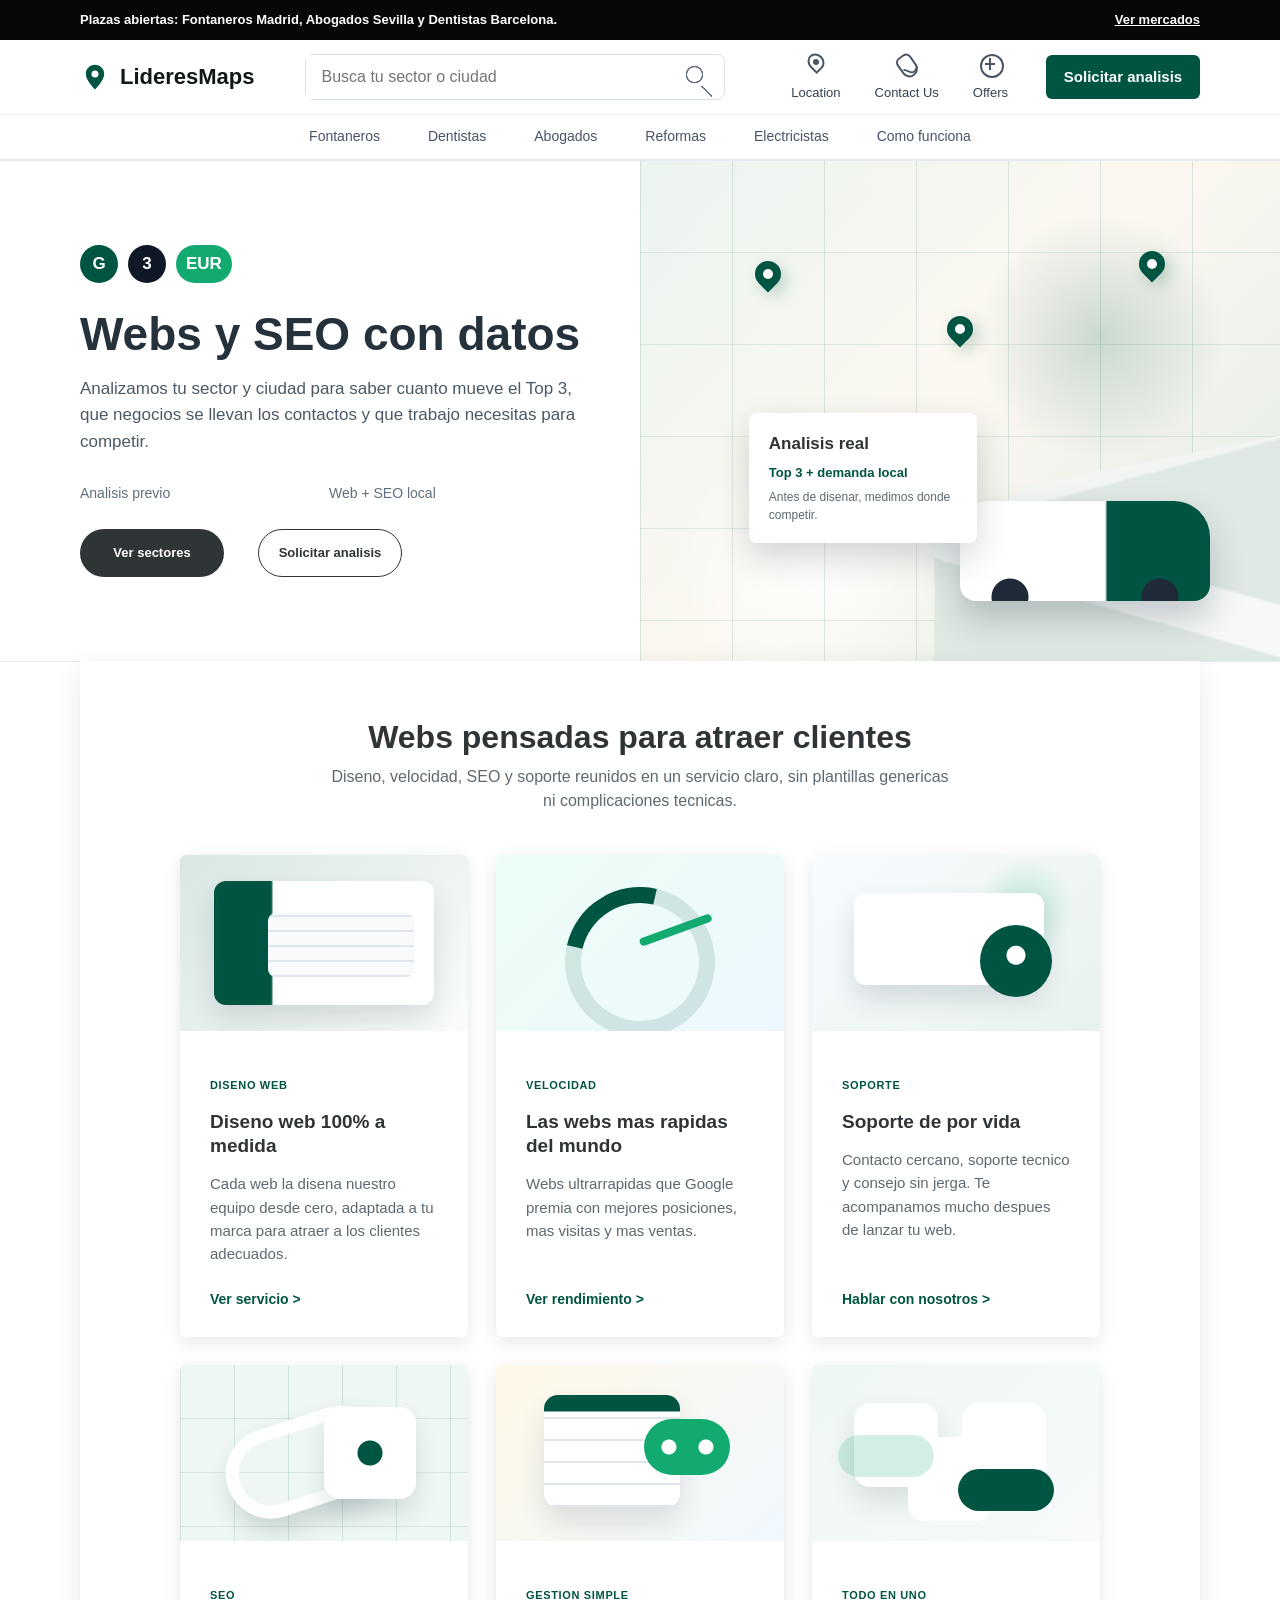
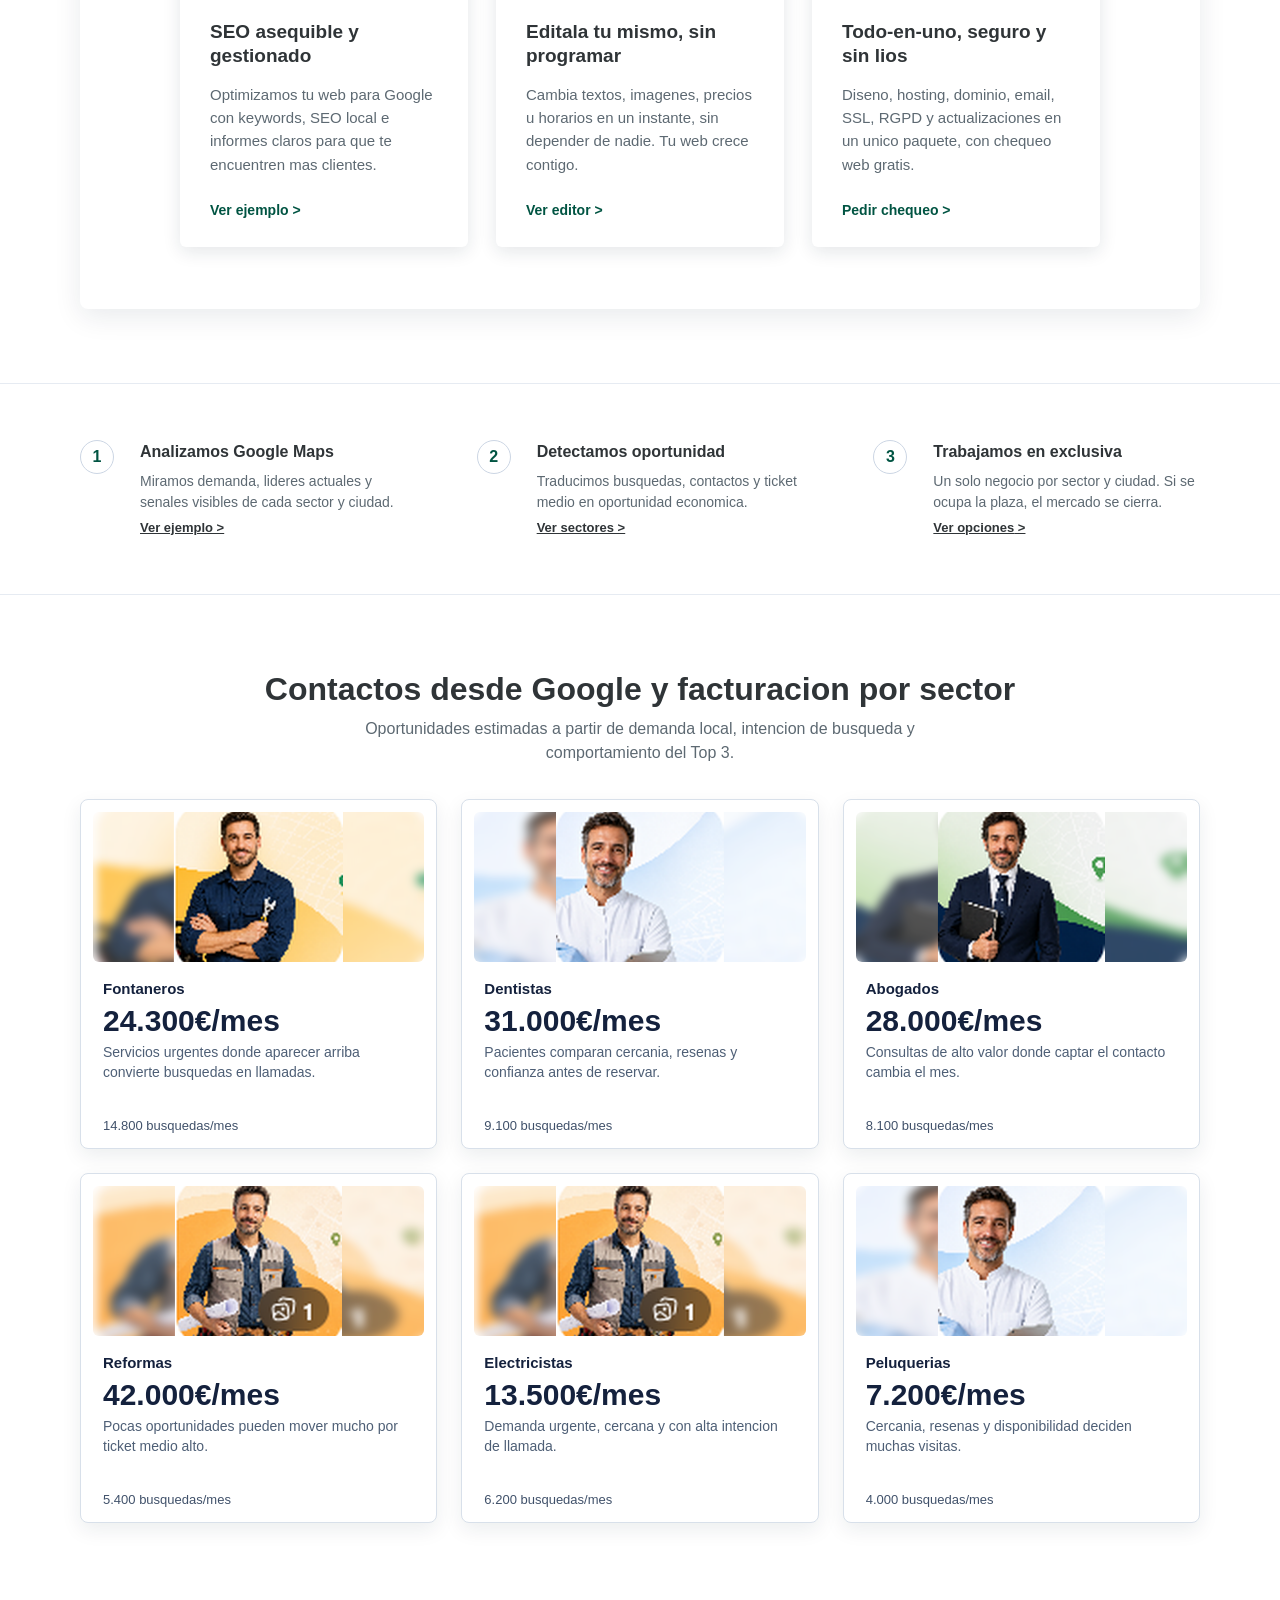
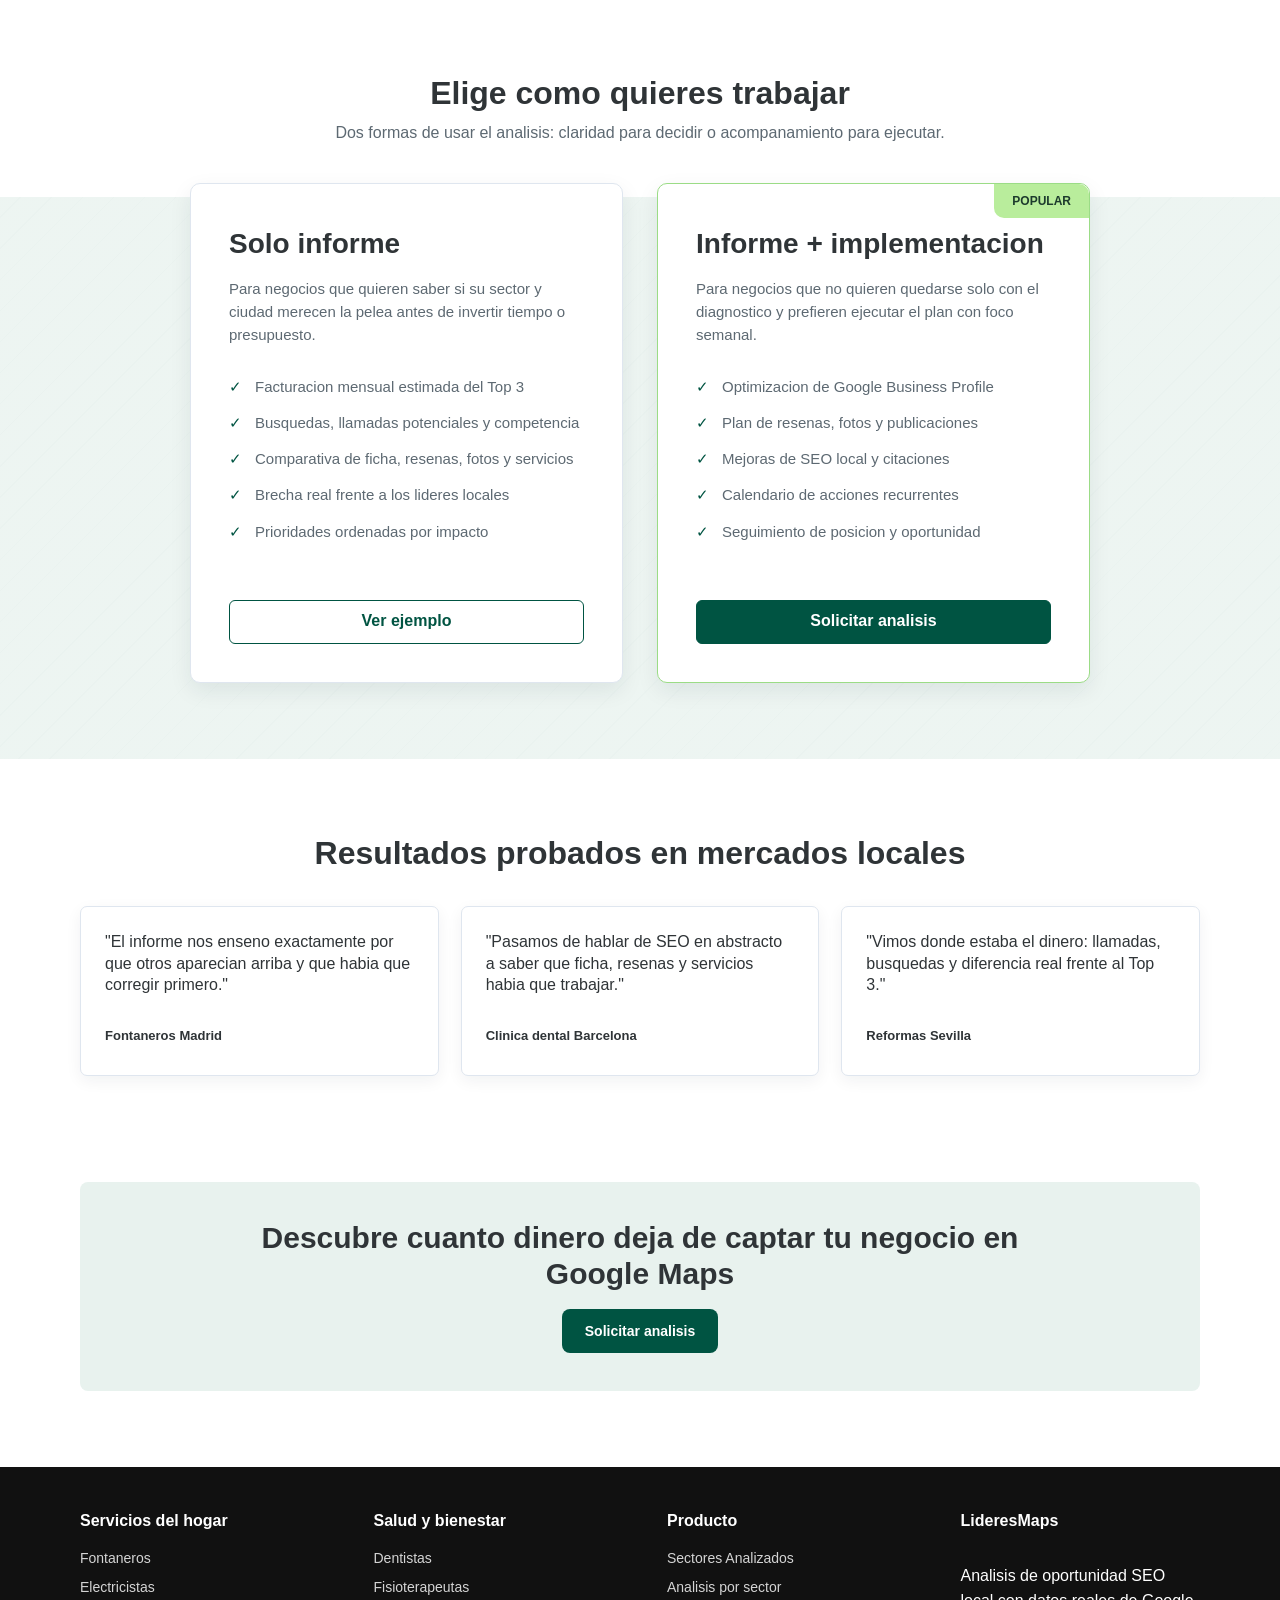
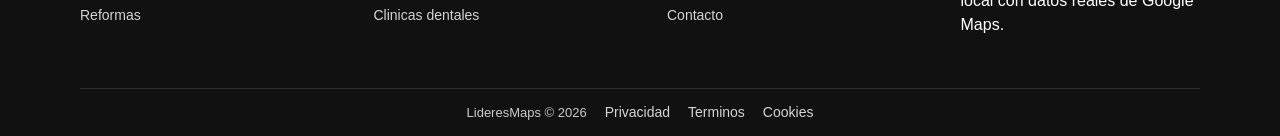
<file: index.html>
<!DOCTYPE html>
<html lang="es">
<head>
  <meta charset="UTF-8">
  <meta name="viewport" content="width=device-width, initial-scale=1.0">
  <meta http-equiv="Cache-Control" content="no-cache, no-store, must-revalidate">
  <meta http-equiv="Pragma" content="no-cache">
  <meta http-equiv="Expires" content="0">
  <title>LideresMaps - Oportunidades en Google Maps</title>
  <meta name="description" content="Analizamos sectores y ciudades en Google Maps para detectar oportunidades reales de SEO local.">
  <link rel="stylesheet" href="styles.css?v=10">
  <link rel="stylesheet" href="home.css?v=48">
</head>
<body>
  <header class="scotia-header">
    <div class="scotia-promo">
      <div class="scotia-shell">
        <span>Plazas abiertas: Fontaneros Madrid, Abogados Sevilla y Dentistas Barcelona.</span>
        <a href="informes-disponibles.html?v=2">Ver mercados</a>
      </div>
    </div>

    <div class="scotia-mainbar">
      <div class="scotia-shell scotia-mainbar__inner">
        <a class="brand" href="index.html" aria-label="LideresMaps inicio">
          <span class="brand__pin" aria-hidden="true">
            <svg viewBox="0 0 24 24">
              <path d="M12 2.2c-4.05 0-7.35 3.3-7.35 7.35 0 5.5 7.35 12.25 7.35 12.25s7.35-6.75 7.35-12.25c0-4.05-3.3-7.35-7.35-7.35Z"></path>
              <circle cx="12" cy="9.55" r="2.8"></circle>
            </svg>
          </span>
          <span>LideresMaps</span>
        </a>

        <form class="scotia-search" action="informes-disponibles.html">
          <label class="sr-only" for="home-search">Busca tu sector o ciudad</label>
          <input id="home-search" type="search" placeholder="Busca tu sector o ciudad">
          <button type="submit" aria-label="Buscar"></button>
        </form>

        <div class="scotia-actions" aria-label="Accesos rapidos">
          <a href="informes-disponibles.html?v=2"><span class="scotia-action-icon scotia-action-icon--location" aria-hidden="true"></span>Location</a>
          <a href="#contacto"><span class="scotia-action-icon scotia-action-icon--contact" aria-hidden="true"></span>Contact Us</a>
          <a href="fontaneros-madrid.html?v=2"><span class="scotia-action-icon scotia-action-icon--offers" aria-hidden="true"></span>Offers</a>
        </div>

        <a class="scotia-login" href="#contacto">Solicitar analisis</a>
      </div>
    </div>

    <nav class="scotia-cats" aria-label="Categorias principales">
      <div class="scotia-shell">
        <a href="fontaneros.html?v=1">Fontaneros</a>
        <a href="informes-disponibles.html?v=2">Dentistas</a>
        <a href="informes-disponibles.html?v=2">Abogados</a>
        <a href="informes-disponibles.html?v=2">Reformas</a>
        <a href="informes-disponibles.html?v=2">Electricistas</a>
        <a href="#como-funciona">Como funciona</a>
      </div>
    </nav>
  </header>

  <main class="home-scotia">
    <section class="scotia-hero">
      <div class="scotia-hero__copy">
        <div class="hero-icons" aria-hidden="true">
          <span>G</span>
          <span>3</span>
          <span>EUR</span>
        </div>
        <h1>Webs y SEO con datos</h1>
        <p>Analizamos tu sector y ciudad para saber cuanto mueve el Top 3, que negocios se llevan los contactos y que trabajo necesitas para competir.</p>
        <div class="hero-questions">
          <span>Analisis previo</span>
          <span>Web + SEO local</span>
        </div>
        <div class="hero-ctas">
          <a class="hero-ctas__primary" href="informes-disponibles.html?v=2">Ver sectores</a>
          <a class="hero-ctas__secondary" href="#contacto">Solicitar analisis</a>
        </div>
      </div>
      <div class="scotia-hero__image" aria-hidden="true">
        <div class="hero-map-scene">
          <span class="hero-map-scene__pin hero-map-scene__pin--one"></span>
          <span class="hero-map-scene__pin hero-map-scene__pin--two"></span>
          <span class="hero-map-scene__pin hero-map-scene__pin--three"></span>
          <span class="hero-map-scene__card">
            <b>Analisis real</b>
            <em>Top 3 + demanda local</em>
            <small>Antes de disenar, medimos donde competir.</small>
          </span>
          <span class="hero-map-scene__van"></span>
        </div>
      </div>
    </section>

    <section class="featured-panel">
      <div class="featured-panel__head">
        <h2>Webs pensadas para atraer clientes</h2>
        <p>Diseno, velocidad, SEO y soporte reunidos en un servicio claro, sin plantillas genericas ni complicaciones tecnicas.</p>
      </div>

      <div class="feature-grid" id="mercados">
        <article class="feature-card feature-card--design">
          <span class="feature-card__visual" aria-hidden="true"></span>
          <div>
            <span>DISENO WEB</span>
            <h3>Diseno web 100% a medida</h3>
            <p>Cada web la disena nuestro equipo desde cero, adaptada a tu marca para atraer a los clientes adecuados.</p>
            <a href="#contacto">Ver servicio</a>
          </div>
        </article>
        <article class="feature-card feature-card--speed">
          <span class="feature-card__visual" aria-hidden="true"></span>
          <div>
            <span>VELOCIDAD</span>
            <h3>Las webs mas rapidas del mundo</h3>
            <p>Webs ultrarrapidas que Google premia con mejores posiciones, mas visitas y mas ventas.</p>
            <a href="#contacto">Ver rendimiento</a>
          </div>
        </article>
        <article class="feature-card feature-card--support">
          <span class="feature-card__visual" aria-hidden="true"></span>
          <div>
            <span>SOPORTE</span>
            <h3>Soporte de por vida</h3>
            <p>Contacto cercano, soporte tecnico y consejo sin jerga. Te acompanamos mucho despues de lanzar tu web.</p>
            <a href="#contacto">Hablar con nosotros</a>
          </div>
        </article>
        <article class="feature-card feature-card--seo">
          <span class="feature-card__visual" aria-hidden="true"></span>
          <div>
            <span>SEO</span>
            <h3>SEO asequible y gestionado</h3>
            <p>Optimizamos tu web para Google con keywords, SEO local e informes claros para que te encuentren mas clientes.</p>
            <a href="fontaneros-madrid.html?v=2">Ver ejemplo</a>
          </div>
        </article>
        <article class="feature-card feature-card--edit">
          <span class="feature-card__visual" aria-hidden="true"></span>
          <div>
            <span>GESTION SIMPLE</span>
            <h3>Editala tu mismo, sin programar</h3>
            <p>Cambia textos, imagenes, precios u horarios en un instante, sin depender de nadie. Tu web crece contigo.</p>
            <a href="#contacto">Ver editor</a>
          </div>
        </article>
        <article class="feature-card feature-card--pack">
          <span class="feature-card__visual" aria-hidden="true"></span>
          <div>
            <span>TODO EN UNO</span>
            <h3>Todo-en-uno, seguro y sin lios</h3>
            <p>Diseno, hosting, dominio, email, SSL, RGPD y actualizaciones en un unico paquete, con chequeo web gratis.</p>
            <a href="#contacto">Pedir chequeo</a>
          </div>
        </article>
      </div>
    </section>

    <section class="support-strip" id="como-funciona">
      <div class="scotia-shell support-grid">
        <article>
          <span aria-hidden="true">1</span>
          <h2>Analizamos Google Maps</h2>
          <p>Miramos demanda, lideres actuales y senales visibles de cada sector y ciudad.</p>
          <a href="fontaneros-madrid.html?v=2">Ver ejemplo</a>
        </article>
        <article>
          <span aria-hidden="true">2</span>
          <h2>Detectamos oportunidad</h2>
          <p>Traducimos busquedas, contactos y ticket medio en oportunidad economica.</p>
          <a href="#sectores-locales">Ver sectores</a>
        </article>
        <article>
          <span aria-hidden="true">3</span>
          <h2>Trabajamos en exclusiva</h2>
          <p>Un solo negocio por sector y ciudad. Si se ocupa la plaza, el mercado se cierra.</p>
          <a href="#planes">Ver opciones</a>
        </article>
      </div>
    </section>

    <section class="sector-reports-section" id="sectores-locales">
      <div class="scotia-shell">
        <div class="sector-reports-section__head">
          <h2>Contactos desde Google y facturacion por sector</h2>
          <p>Oportunidades estimadas a partir de demanda local, intencion de busqueda y comportamiento del Top 3.</p>
        </div>
        <div class="sector-report-grid">
          <a class="sector-report-card sector-report-card--fontaneros" href="fontaneros.html?v=1">
            <span class="sector-report-card__visual" aria-hidden="true"></span>
            <strong>Fontaneros</strong>
            <b>24.300&euro;/mes</b>
            <p>Servicios urgentes donde aparecer arriba convierte busquedas en llamadas.</p>
            <span>14.800 busquedas/mes</span>
          </a>
          <a class="sector-report-card sector-report-card--dentistas" href="informes-disponibles.html?v=2">
            <span class="sector-report-card__visual" aria-hidden="true"></span>
            <strong>Dentistas</strong>
            <b>31.000&euro;/mes</b>
            <p>Pacientes comparan cercania, resenas y confianza antes de reservar.</p>
            <span>9.100 busquedas/mes</span>
          </a>
          <a class="sector-report-card sector-report-card--abogados" href="informes-disponibles.html?v=2">
            <span class="sector-report-card__visual" aria-hidden="true"></span>
            <strong>Abogados</strong>
            <b>28.000&euro;/mes</b>
            <p>Consultas de alto valor donde captar el contacto cambia el mes.</p>
            <span>8.100 busquedas/mes</span>
          </a>
          <a class="sector-report-card sector-report-card--reformas" href="informes-disponibles.html?v=2">
            <span class="sector-report-card__visual" aria-hidden="true"></span>
            <strong>Reformas</strong>
            <b>42.000&euro;/mes</b>
            <p>Pocas oportunidades pueden mover mucho por ticket medio alto.</p>
            <span>5.400 busquedas/mes</span>
          </a>
          <a class="sector-report-card sector-report-card--electricistas" href="informes-disponibles.html?v=2">
            <span class="sector-report-card__visual" aria-hidden="true"></span>
            <strong>Electricistas</strong>
            <b>13.500&euro;/mes</b>
            <p>Demanda urgente, cercana y con alta intencion de llamada.</p>
            <span>6.200 busquedas/mes</span>
          </a>
          <a class="sector-report-card sector-report-card--peluquerias" href="informes-disponibles.html?v=2">
            <span class="sector-report-card__visual" aria-hidden="true"></span>
            <strong>Peluquerias</strong>
            <b>7.200&euro;/mes</b>
            <p>Cercania, resenas y disponibilidad deciden muchas visitas.</p>
            <span>4.000 busquedas/mes</span>
          </a>
        </div>
      </div>
    </section>

    <section class="plans-section" id="planes">
      <div class="scotia-shell">
        <h2>Elige como quieres trabajar</h2>
        <p class="section-subtitle">Dos formas de usar el analisis: claridad para decidir o acompanamiento para ejecutar.</p>
        <div class="plans-grid">
          <article>
            <h3>Solo informe</h3>
            <p>Para negocios que quieren saber si su sector y ciudad merecen la pelea antes de invertir tiempo o presupuesto.</p>
            <ul>
              <li>Facturacion mensual estimada del Top 3</li>
              <li>Busquedas, llamadas potenciales y competencia</li>
              <li>Comparativa de ficha, resenas, fotos y servicios</li>
              <li>Brecha real frente a los lideres locales</li>
              <li>Prioridades ordenadas por impacto</li>
            </ul>
            <a href="fontaneros-madrid.html?v=2">Ver ejemplo</a>
          </article>
          <article class="plan-featured">
            <span>POPULAR</span>
            <h3>Informe + implementacion</h3>
            <p>Para negocios que no quieren quedarse solo con el diagnostico y prefieren ejecutar el plan con foco semanal.</p>
            <ul>
              <li>Optimizacion de Google Business Profile</li>
              <li>Plan de resenas, fotos y publicaciones</li>
              <li>Mejoras de SEO local y citaciones</li>
              <li>Calendario de acciones recurrentes</li>
              <li>Seguimiento de posicion y oportunidad</li>
            </ul>
            <a href="#contacto">Solicitar analisis</a>
          </article>
        </div>
      </div>
    </section>

    <section class="results-section">
      <div class="scotia-shell">
        <h2>Resultados probados en mercados locales</h2>
        <div class="results-grid">
          <article><p>"El informe nos enseno exactamente por que otros aparecian arriba y que habia que corregir primero."</p><strong>Fontaneros Madrid</strong></article>
          <article><p>"Pasamos de hablar de SEO en abstracto a saber que ficha, resenas y servicios habia que trabajar."</p><strong>Clinica dental Barcelona</strong></article>
          <article><p>"Vimos donde estaba el dinero: llamadas, busquedas y diferencia real frente al Top 3."</p><strong>Reformas Sevilla</strong></article>
        </div>
      </div>
    </section>

    <section class="home-cta" id="contacto">
      <div class="scotia-shell">
        <div class="home-cta__inner">
          <h2>Descubre cuanto dinero deja de captar tu negocio en Google Maps</h2>
          <a class="btn btn--primary" href="mailto:hola@lideresmaps.com">Solicitar analisis</a>
        </div>
      </div>
    </section>
  </main>

  <footer class="site-footer">
    <div class="container footer__inner">
      <section><h2>Servicios del hogar</h2><a href="fontaneros.html?v=1">Fontaneros</a><a href="informes-disponibles.html?v=2">Electricistas</a><a href="informes-disponibles.html?v=2">Reformas</a></section>
      <section><h2>Salud y bienestar</h2><a href="informes-disponibles.html?v=2">Dentistas</a><a href="informes-disponibles.html?v=2">Fisioterapeutas</a><a href="informes-disponibles.html?v=2">Clinicas dentales</a></section>
      <section><h2>Producto</h2><a href="informes-disponibles.html?v=2">Sectores Analizados</a><a href="fontaneros.html?v=1">Analisis por sector</a><a href="#contacto">Contacto</a></section>
      <section><h2>LideresMaps</h2><p>Analisis de oportunidad SEO local con datos reales de Google Maps.</p></section>
    </div>
    <div class="container footer-bottom"><span>LideresMaps &copy; 2026</span><a href="#contacto">Privacidad</a><a href="#contacto">Terminos</a><a href="#contacto">Cookies</a></div>
  </footer>
</body>
</html>
</file>
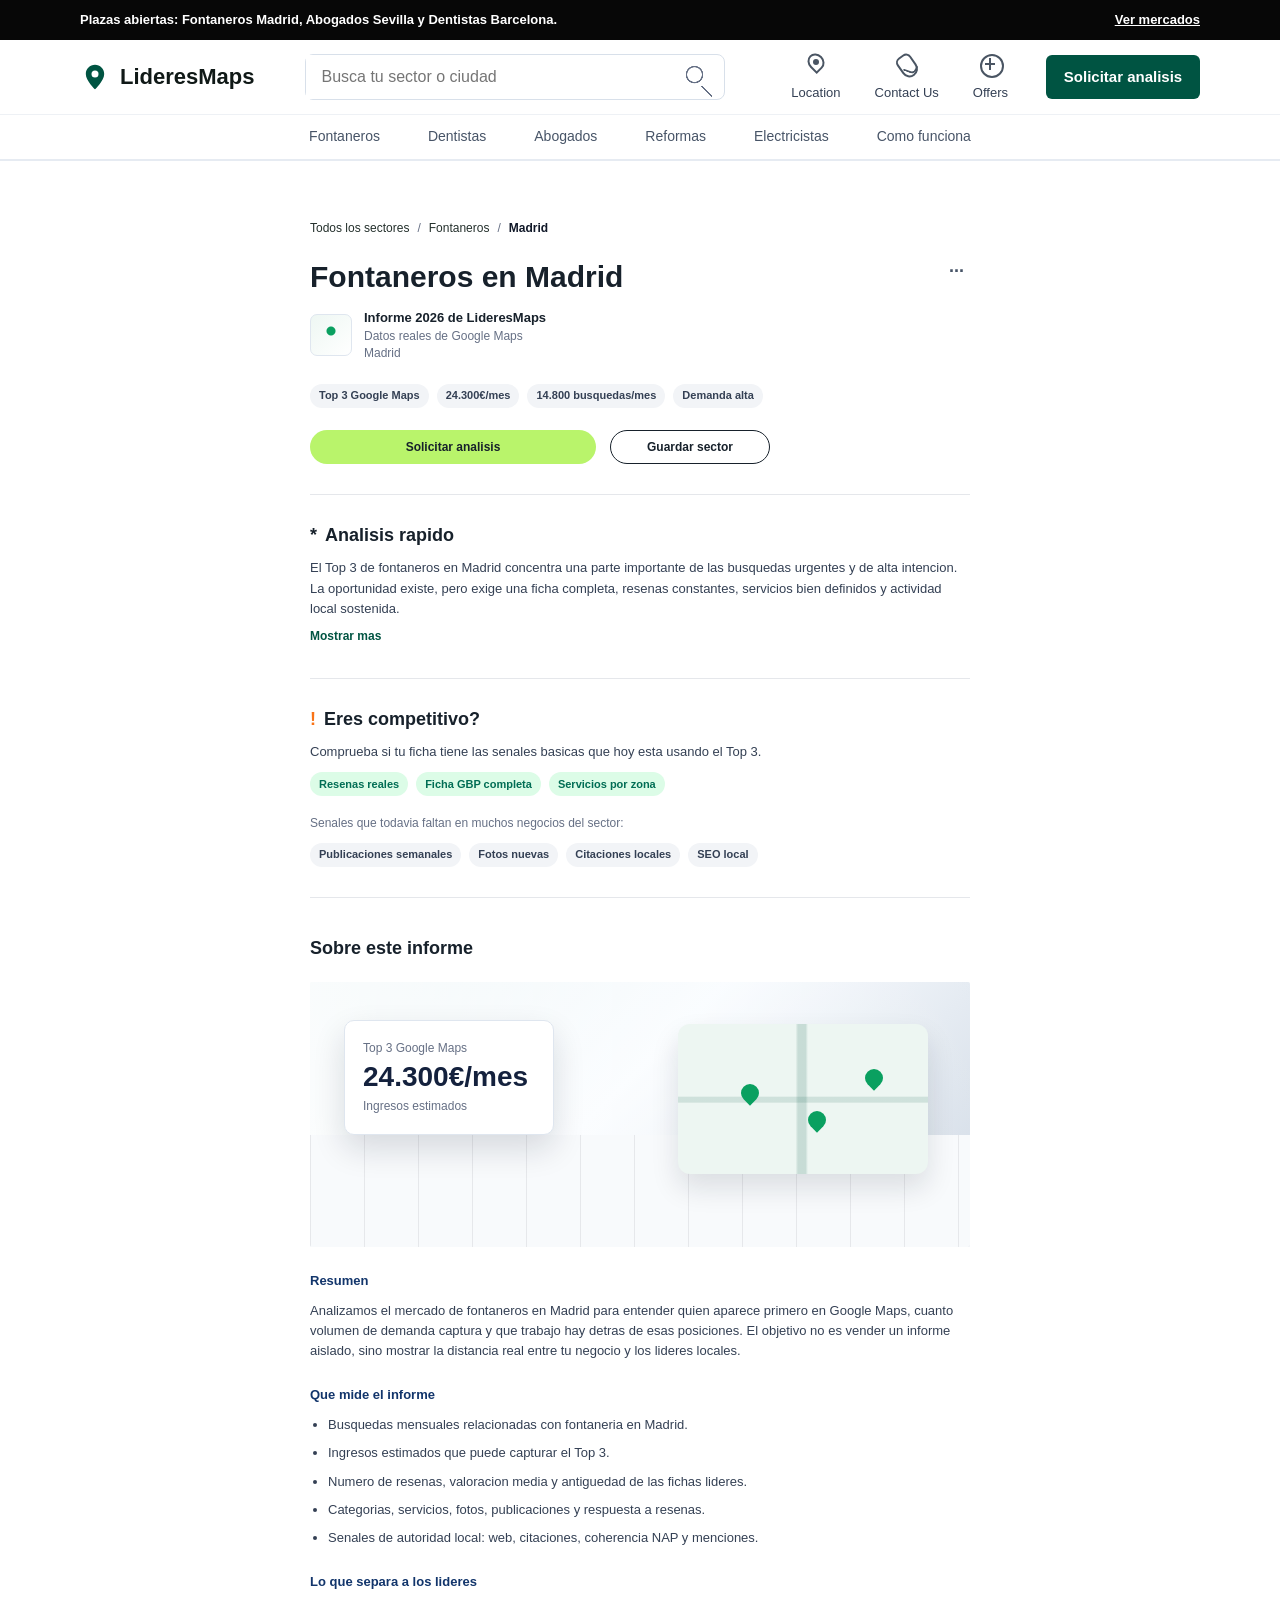
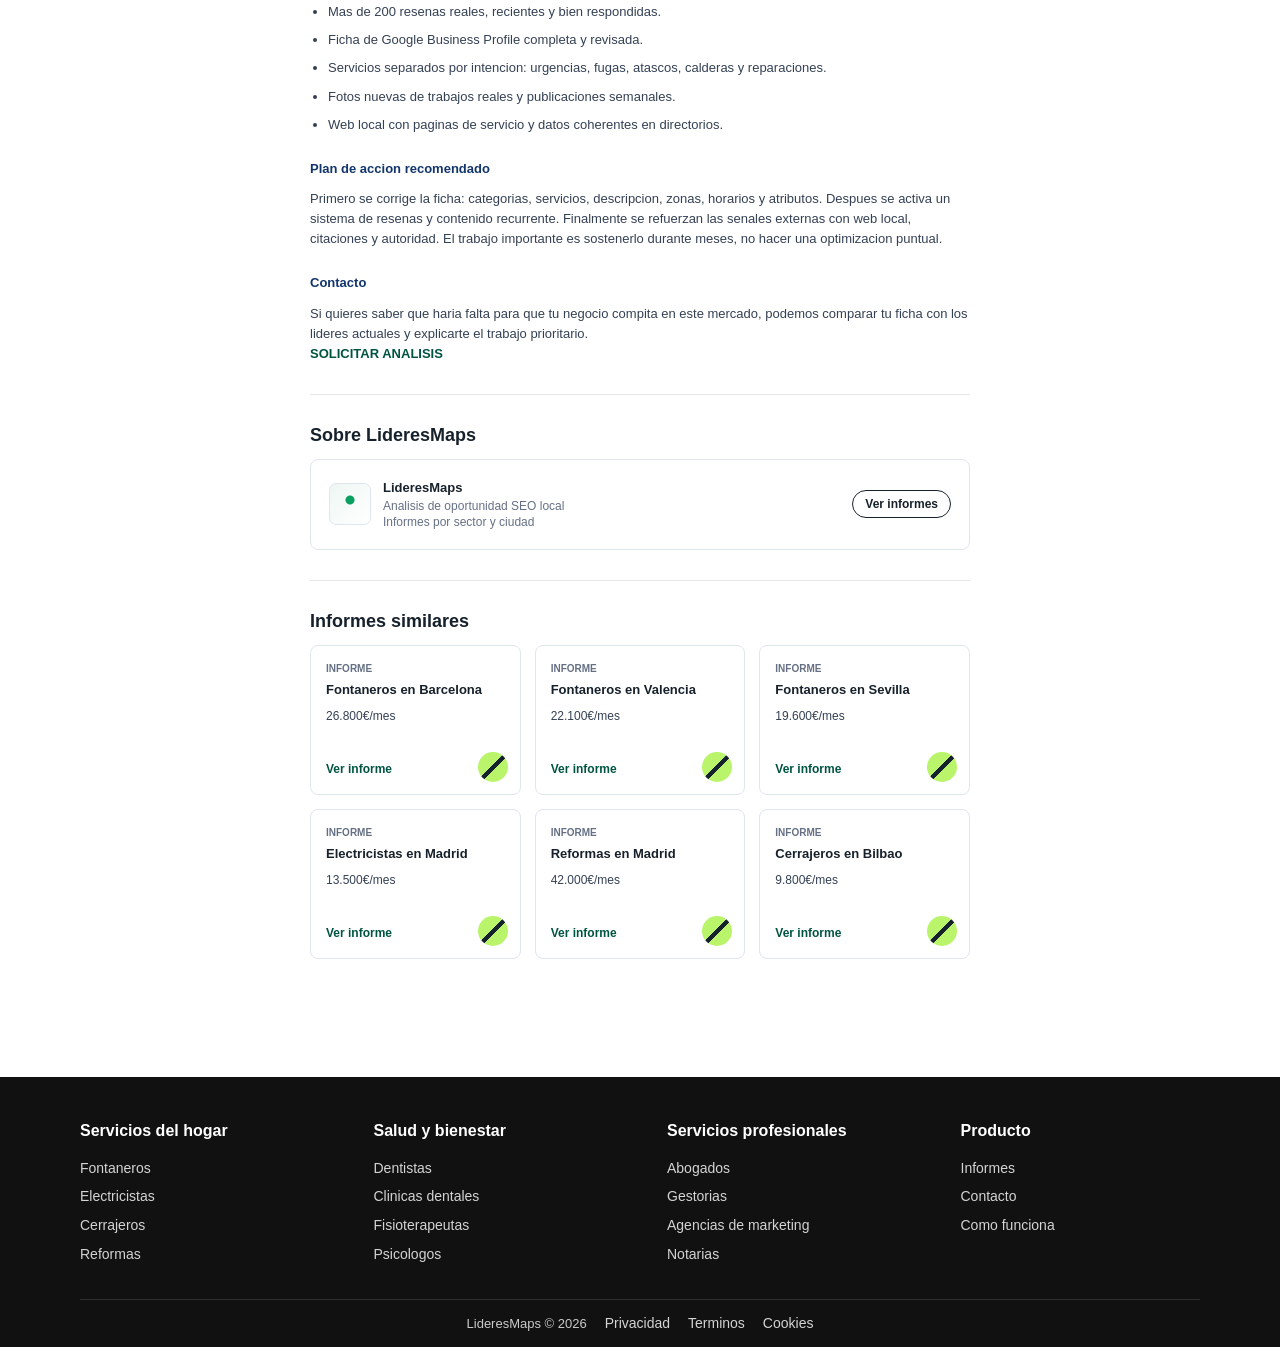
<file: fontaneros-madrid.html>
<!DOCTYPE html>
<html lang="es">
<head>
  <meta charset="UTF-8">
  <meta name="viewport" content="width=device-width, initial-scale=1.0">
  <meta http-equiv="Cache-Control" content="no-cache, no-store, must-revalidate">
  <meta http-equiv="Pragma" content="no-cache">
  <meta http-equiv="Expires" content="0">
  <title>Fontaneros en Madrid - Informe SEO local | LideresMaps</title>
  <meta name="description" content="Informe de oportunidad SEO local para fontaneros en Madrid.">
  <link rel="stylesheet" href="styles.css?v=10">
  <link rel="stylesheet" href="informe.css?v=2">
</head>
<body>
  <header class="scotia-header">
    <div class="scotia-promo">
      <div class="scotia-shell">
        <span>Plazas abiertas: Fontaneros Madrid, Abogados Sevilla y Dentistas Barcelona.</span>
        <a href="informes-disponibles.html?v=2">Ver mercados</a>
      </div>
    </div>

    <div class="scotia-mainbar">
      <div class="scotia-shell scotia-mainbar__inner">
        <a class="brand" href="index.html" aria-label="LideresMaps inicio">
          <span class="brand__pin" aria-hidden="true">
            <svg viewBox="0 0 24 24">
              <path d="M12 2.2c-4.05 0-7.35 3.3-7.35 7.35 0 5.5 7.35 12.25 7.35 12.25s7.35-6.75 7.35-12.25c0-4.05-3.3-7.35-7.35-7.35Z"></path>
              <circle cx="12" cy="9.55" r="2.8"></circle>
            </svg>
          </span>
          <span>LideresMaps</span>
        </a>

        <form class="scotia-search" action="informes-disponibles.html">
          <label class="sr-only" for="report-search">Busca tu sector o ciudad</label>
          <input id="report-search" type="search" placeholder="Busca tu sector o ciudad">
          <button type="submit" aria-label="Buscar"></button>
        </form>

        <div class="scotia-actions" aria-label="Accesos rapidos">
          <a href="informes-disponibles.html?v=2"><span class="scotia-action-icon scotia-action-icon--location" aria-hidden="true"></span>Location</a>
          <a href="index.html#contacto"><span class="scotia-action-icon scotia-action-icon--contact" aria-hidden="true"></span>Contact Us</a>
          <a href="fontaneros-madrid.html?v=2"><span class="scotia-action-icon scotia-action-icon--offers" aria-hidden="true"></span>Offers</a>
        </div>

        <a class="scotia-login" href="index.html#contacto">Solicitar analisis</a>
      </div>
    </div>

    <nav class="scotia-cats" aria-label="Categorias principales">
      <div class="scotia-shell">
        <a href="fontaneros.html?v=1">Fontaneros</a>
        <a href="informes-disponibles.html?v=2">Dentistas</a>
        <a href="informes-disponibles.html?v=2">Abogados</a>
        <a href="informes-disponibles.html?v=2">Reformas</a>
        <a href="informes-disponibles.html?v=2">Electricistas</a>
        <a href="index.html#como-funciona">Como funciona</a>
      </div>
    </nav>
  </header>

  <main class="report-job-page">
    <article class="job-report">
      <nav class="job-breadcrumbs" aria-label="Migas de pan">
        <a href="informes-disponibles.html?v=2">Todos los sectores</a>
        <span>/</span>
        <a href="fontaneros.html?v=1">Fontaneros</a>
        <span>/</span>
        <strong>Madrid</strong>
      </nav>

      <section class="job-hero">
        <button class="job-menu" type="button" aria-label="Mas opciones">...</button>
        <h1>Fontaneros en Madrid</h1>
        <div class="job-company">
          <span class="job-company__logo" aria-hidden="true"></span>
          <div>
            <strong>Informe 2026 de LideresMaps</strong>
            <span>Datos reales de Google Maps</span>
            <span>Madrid</span>
          </div>
        </div>
        <div class="job-tags" aria-label="Datos clave">
          <span>Top 3 Google Maps</span>
          <span>24.300&euro;/mes</span>
          <span>14.800 busquedas/mes</span>
          <span>Demanda alta</span>
        </div>
        <div class="job-actions">
          <a class="job-primary" href="index.html#contacto">Solicitar analisis</a>
          <a class="job-secondary" href="informes-disponibles.html?v=2">Guardar sector</a>
        </div>
      </section>

      <section class="job-summary">
        <h2>Analisis rapido</h2>
        <p>El Top 3 de fontaneros en Madrid concentra una parte importante de las busquedas urgentes y de alta intencion. La oportunidad existe, pero exige una ficha completa, resenas constantes, servicios bien definidos y actividad local sostenida.</p>
        <button type="button">Mostrar mas</button>
      </section>

      <section class="job-match">
        <h2>Eres competitivo?</h2>
        <p>Comprueba si tu ficha tiene las senales basicas que hoy esta usando el Top 3.</p>
        <div class="match-pills">
          <span>Resenas reales</span>
          <span>Ficha GBP completa</span>
          <span>Servicios por zona</span>
        </div>
        <p class="match-note">Senales que todavia faltan en muchos negocios del sector:</p>
        <div class="skill-pills">
          <span>Publicaciones semanales</span>
          <span>Fotos nuevas</span>
          <span>Citaciones locales</span>
          <span>SEO local</span>
        </div>
      </section>

      <section class="job-content">
        <h2>Sobre este informe</h2>
        <div class="report-photo" aria-label="Vista del informe de oportunidad">
          <div class="report-photo__panel">
            <span>Top 3 Google Maps</span>
            <strong>24.300&euro;/mes</strong>
            <em>Ingresos estimados</em>
          </div>
          <div class="report-photo__map"><i></i><i></i><i></i></div>
        </div>

        <h3>Resumen</h3>
        <p>Analizamos el mercado de fontaneros en Madrid para entender quien aparece primero en Google Maps, cuanto volumen de demanda captura y que trabajo hay detras de esas posiciones. El objetivo no es vender un informe aislado, sino mostrar la distancia real entre tu negocio y los lideres locales.</p>

        <h3>Que mide el informe</h3>
        <ul>
          <li>Busquedas mensuales relacionadas con fontaneria en Madrid.</li>
          <li>Ingresos estimados que puede capturar el Top 3.</li>
          <li>Numero de resenas, valoracion media y antiguedad de las fichas lideres.</li>
          <li>Categorias, servicios, fotos, publicaciones y respuesta a resenas.</li>
          <li>Senales de autoridad local: web, citaciones, coherencia NAP y menciones.</li>
        </ul>

        <h3>Lo que separa a los lideres</h3>
        <ul>
          <li>Mas de 200 resenas reales, recientes y bien respondidas.</li>
          <li>Ficha de Google Business Profile completa y revisada.</li>
          <li>Servicios separados por intencion: urgencias, fugas, atascos, calderas y reparaciones.</li>
          <li>Fotos nuevas de trabajos reales y publicaciones semanales.</li>
          <li>Web local con paginas de servicio y datos coherentes en directorios.</li>
        </ul>

        <h3>Plan de accion recomendado</h3>
        <p>Primero se corrige la ficha: categorias, servicios, descripcion, zonas, horarios y atributos. Despues se activa un sistema de resenas y contenido recurrente. Finalmente se refuerzan las senales externas con web local, citaciones y autoridad. El trabajo importante es sostenerlo durante meses, no hacer una optimizacion puntual.</p>

        <h3>Contacto</h3>
        <p>Si quieres saber que haria falta para que tu negocio compita en este mercado, podemos comparar tu ficha con los lideres actuales y explicarte el trabajo prioritario.</p>
        <p><a href="index.html#contacto">SOLICITAR ANALISIS</a></p>
      </section>

      <section class="company-card-section">
        <h2>Sobre LideresMaps</h2>
        <div class="company-card">
          <span class="job-company__logo" aria-hidden="true"></span>
          <div>
            <strong>LideresMaps</strong>
            <span>Analisis de oportunidad SEO local</span>
            <span>Informes por sector y ciudad</span>
          </div>
          <a href="informes-disponibles.html?v=2">Ver informes</a>
        </div>
      </section>

      <section class="similar-reports">
        <h2>Informes similares</h2>
        <div class="similar-grid">
          <a href="informes-disponibles.html?v=2"><small>Informe</small><strong>Fontaneros en Barcelona</strong><span>26.800&euro;/mes</span><em>Ver informe</em></a>
          <a href="informes-disponibles.html?v=2"><small>Informe</small><strong>Fontaneros en Valencia</strong><span>22.100&euro;/mes</span><em>Ver informe</em></a>
          <a href="informes-disponibles.html?v=2"><small>Informe</small><strong>Fontaneros en Sevilla</strong><span>19.600&euro;/mes</span><em>Ver informe</em></a>
          <a href="informes-disponibles.html?v=2"><small>Informe</small><strong>Electricistas en Madrid</strong><span>13.500&euro;/mes</span><em>Ver informe</em></a>
          <a href="informes-disponibles.html?v=2"><small>Informe</small><strong>Reformas en Madrid</strong><span>42.000&euro;/mes</span><em>Ver informe</em></a>
          <a href="informes-disponibles.html?v=2"><small>Informe</small><strong>Cerrajeros en Bilbao</strong><span>9.800&euro;/mes</span><em>Ver informe</em></a>
        </div>
      </section>
    </article>
  </main>

  <footer class="site-footer">
    <div class="container footer__inner">
      <section><h2>Servicios del hogar</h2><a href="fontaneros.html?v=1">Fontaneros</a><a href="informes-disponibles.html?v=2">Electricistas</a><a href="informes-disponibles.html?v=2">Cerrajeros</a><a href="informes-disponibles.html?v=2">Reformas</a></section>
      <section><h2>Salud y bienestar</h2><a href="informes-disponibles.html?v=2">Dentistas</a><a href="informes-disponibles.html?v=2">Clinicas dentales</a><a href="informes-disponibles.html?v=2">Fisioterapeutas</a><a href="informes-disponibles.html?v=2">Psicologos</a></section>
      <section><h2>Servicios profesionales</h2><a href="informes-disponibles.html?v=2">Abogados</a><a href="informes-disponibles.html?v=2">Gestorias</a><a href="informes-disponibles.html?v=2">Agencias de marketing</a><a href="informes-disponibles.html?v=2">Notarias</a></section>
      <section><h2>Producto</h2><a href="informes-disponibles.html?v=2">Informes</a><a href="index.html#contacto">Contacto</a><a href="index.html#como-funciona">Como funciona</a></section>
    </div>
    <div class="container footer-bottom"><span>LideresMaps &copy; 2026</span><a href="index.html#contacto">Privacidad</a><a href="index.html#contacto">Terminos</a><a href="index.html#contacto">Cookies</a></div>
  </footer>
</body>
</html>
</file>
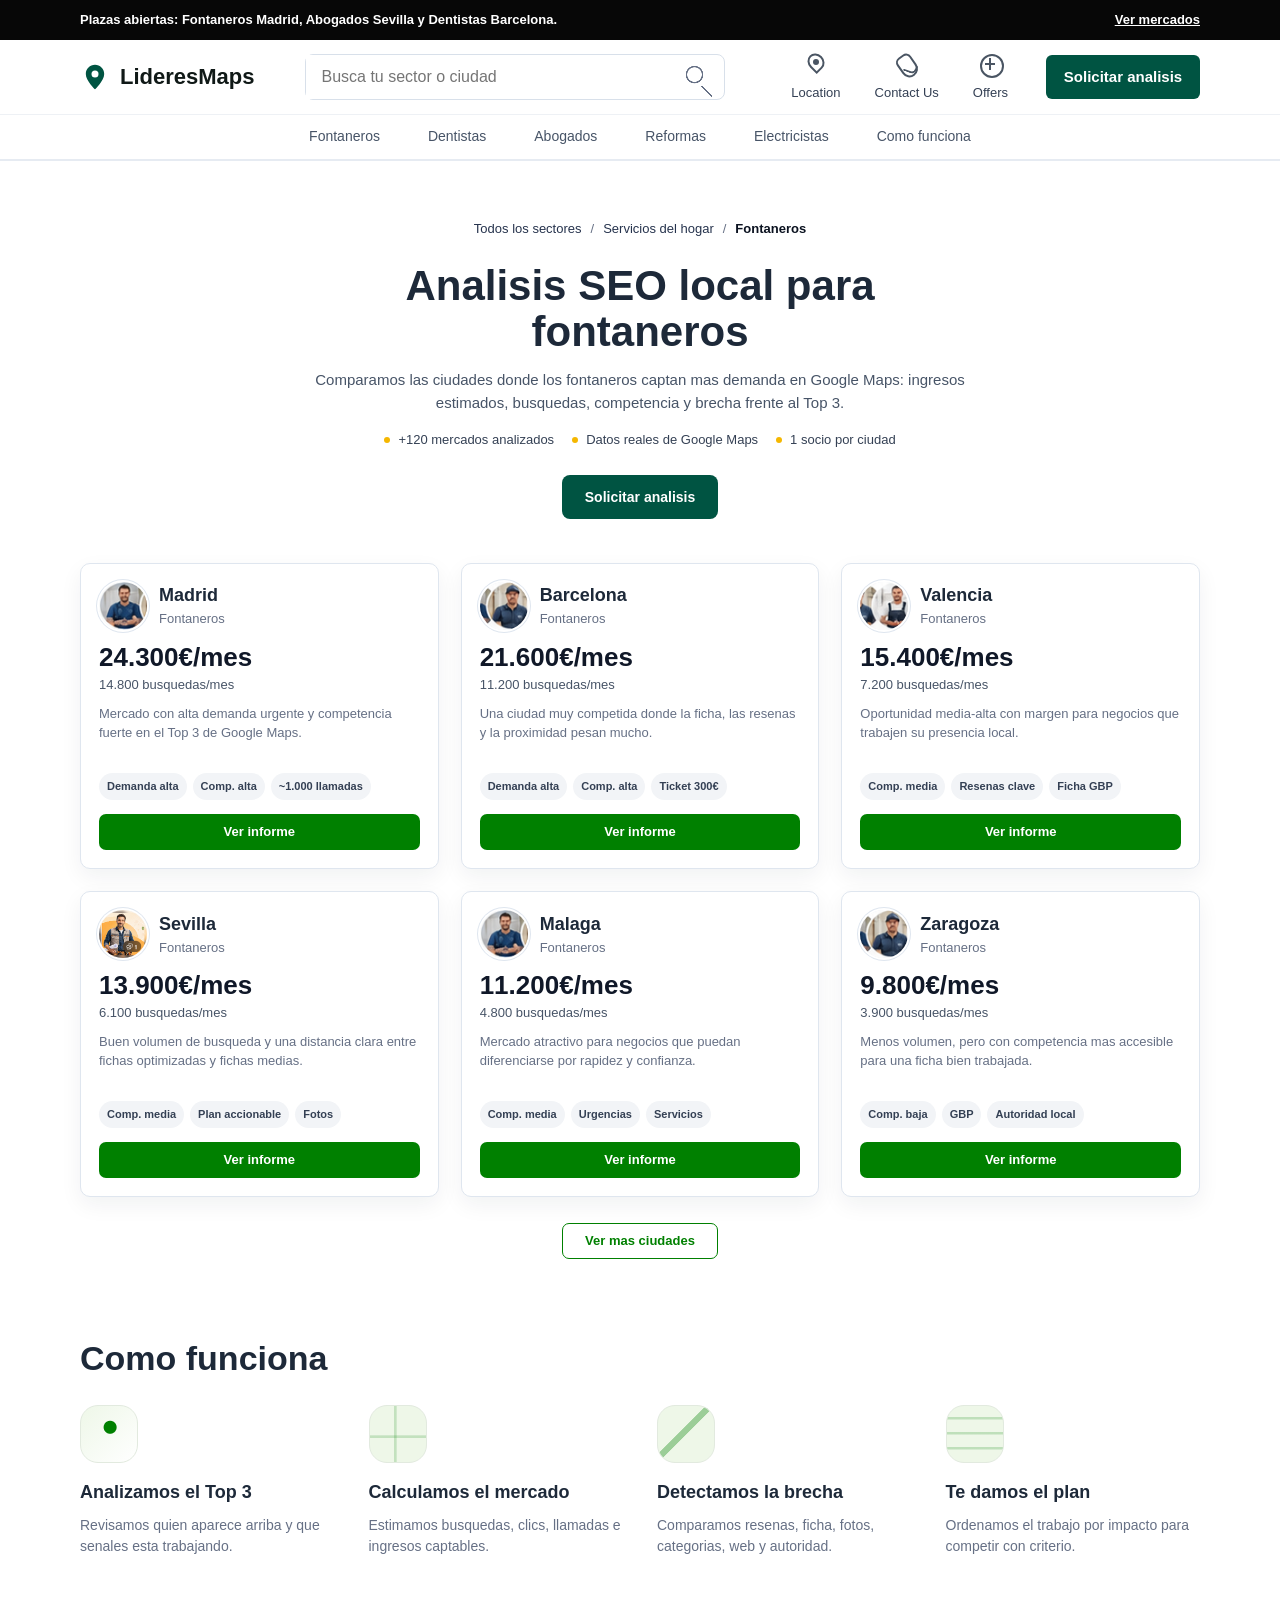
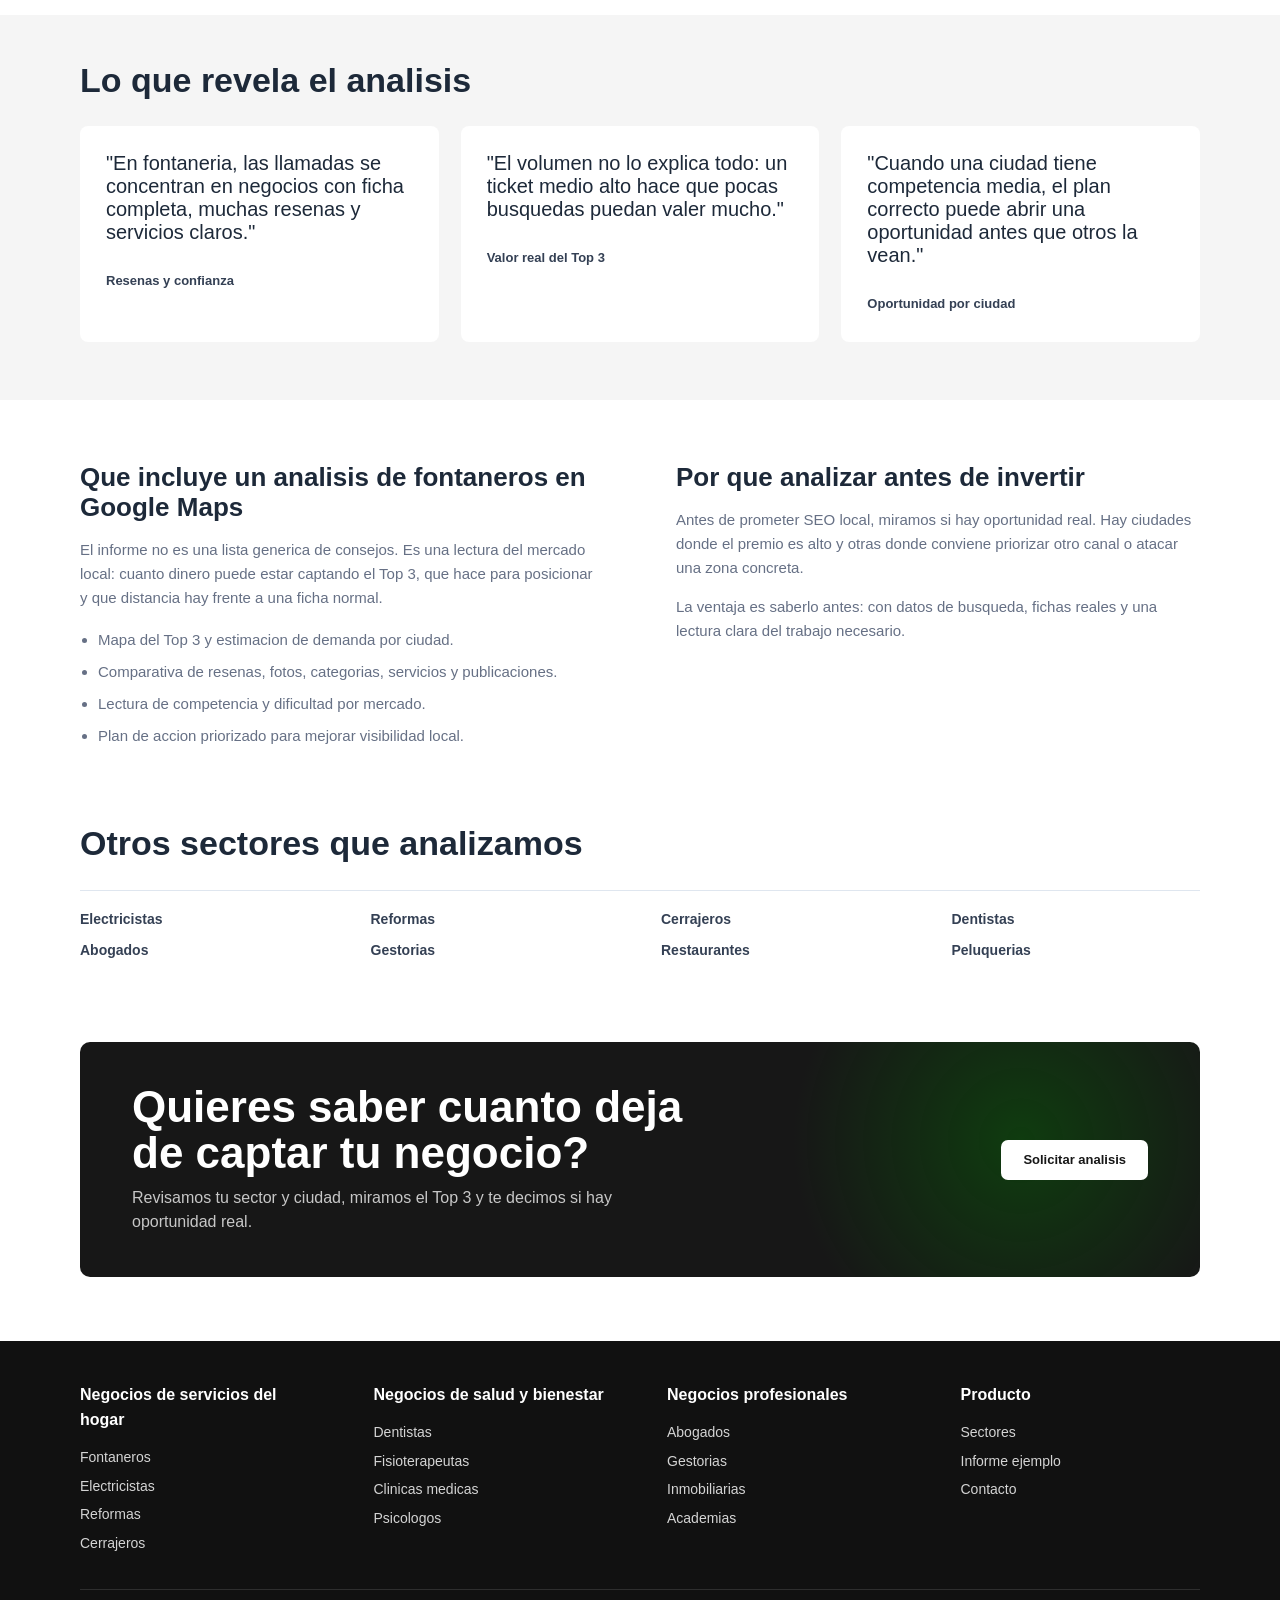
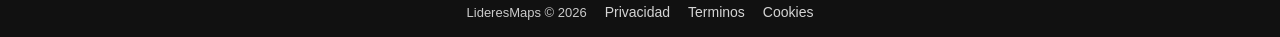
<file: fontaneros.html>
<!DOCTYPE html>
<html lang="es">
<head>
  <meta charset="UTF-8">
  <meta name="viewport" content="width=device-width, initial-scale=1.0">
  <meta http-equiv="Cache-Control" content="no-cache, no-store, must-revalidate">
  <meta http-equiv="Pragma" content="no-cache">
  <meta http-equiv="Expires" content="0">
  <title>Fontaneros en Google Maps - LideresMaps</title>
  <meta name="description" content="Analisis de oportunidad SEO local para fontaneros por ciudad.">
  <link rel="stylesheet" href="styles.css?v=10">
  <link rel="stylesheet" href="fontaneros.css?v=2">
</head>
<body>
  <header class="scotia-header">
    <div class="scotia-promo">
      <div class="scotia-shell">
        <span>Plazas abiertas: Fontaneros Madrid, Abogados Sevilla y Dentistas Barcelona.</span>
        <a href="informes-disponibles.html?v=2">Ver mercados</a>
      </div>
    </div>

    <div class="scotia-mainbar">
      <div class="scotia-shell scotia-mainbar__inner">
        <a class="brand" href="index.html" aria-label="LideresMaps inicio">
          <span class="brand__pin" aria-hidden="true">
            <svg viewBox="0 0 24 24">
              <path d="M12 2.2c-4.05 0-7.35 3.3-7.35 7.35 0 5.5 7.35 12.25 7.35 12.25s7.35-6.75 7.35-12.25c0-4.05-3.3-7.35-7.35-7.35Z"></path>
              <circle cx="12" cy="9.55" r="2.8"></circle>
            </svg>
          </span>
          <span>LideresMaps</span>
        </a>

        <form class="scotia-search" action="informes-disponibles.html">
          <label class="sr-only" for="sector-search-header">Busca tu sector o ciudad</label>
          <input id="sector-search-header" type="search" placeholder="Busca tu sector o ciudad">
          <button type="submit" aria-label="Buscar"></button>
        </form>

        <div class="scotia-actions" aria-label="Accesos rapidos">
          <a href="informes-disponibles.html?v=2"><span class="scotia-action-icon scotia-action-icon--location" aria-hidden="true"></span>Location</a>
          <a href="index.html#contacto"><span class="scotia-action-icon scotia-action-icon--contact" aria-hidden="true"></span>Contact Us</a>
          <a href="fontaneros-madrid.html?v=2"><span class="scotia-action-icon scotia-action-icon--offers" aria-hidden="true"></span>Offers</a>
        </div>

        <a class="scotia-login" href="index.html#contacto">Solicitar analisis</a>
      </div>
    </div>

    <nav class="scotia-cats" aria-label="Categorias principales">
      <div class="scotia-shell">
        <a href="fontaneros.html?v=1">Fontaneros</a>
        <a href="informes-disponibles.html?v=2">Dentistas</a>
        <a href="informes-disponibles.html?v=2">Abogados</a>
        <a href="informes-disponibles.html?v=2">Reformas</a>
        <a href="informes-disponibles.html?v=2">Electricistas</a>
        <a href="index.html#como-funciona">Como funciona</a>
      </div>
    </nav>
  </header>

  <main class="sector-premium">
    <section class="premium-hero">
      <div class="container premium-hero__inner">
        <nav class="breadcrumbs" aria-label="Migas de pan">
          <a href="informes-disponibles.html?v=2">Todos los sectores</a>
          <span>/</span>
          <a href="informes-disponibles.html?v=2">Servicios del hogar</a>
          <span>/</span>
          <strong>Fontaneros</strong>
        </nav>
        <h1>Analisis SEO local para fontaneros</h1>
        <p>Comparamos las ciudades donde los fontaneros captan mas demanda en Google Maps: ingresos estimados, busquedas, competencia y brecha frente al Top 3.</p>
        <div class="hero-proof" aria-label="Datos de confianza">
          <span>+120 mercados analizados</span>
          <span>Datos reales de Google Maps</span>
          <span>1 socio por ciudad</span>
        </div>
        <a class="btn btn--primary" href="index.html#contacto">Solicitar analisis</a>
      </div>
    </section>

    <section class="premium-reports">
      <div class="container">
        <div class="report-profile-grid">
          <article class="report-profile-card">
            <div class="profile-head">
              <span class="profile-avatar profile-avatar--one"></span>
              <div>
                <h2>Madrid</h2>
                <p>Fontaneros</p>
              </div>
            </div>
            <div class="profile-score"><strong>24.300&euro;/mes</strong><span>14.800 busquedas/mes</span></div>
            <p class="profile-copy">Mercado con alta demanda urgente y competencia fuerte en el Top 3 de Google Maps.</p>
            <div class="profile-tags"><span>Demanda alta</span><span>Comp. alta</span><span>~1.000 llamadas</span></div>
            <a href="fontaneros-madrid.html?v=1">Ver informe</a>
          </article>

          <article class="report-profile-card">
            <div class="profile-head">
              <span class="profile-avatar profile-avatar--two"></span>
              <div>
                <h2>Barcelona</h2>
                <p>Fontaneros</p>
              </div>
            </div>
            <div class="profile-score"><strong>21.600&euro;/mes</strong><span>11.200 busquedas/mes</span></div>
            <p class="profile-copy">Una ciudad muy competida donde la ficha, las resenas y la proximidad pesan mucho.</p>
            <div class="profile-tags"><span>Demanda alta</span><span>Comp. alta</span><span>Ticket 300&euro;</span></div>
            <a href="informes-disponibles.html?v=2">Ver informe</a>
          </article>

          <article class="report-profile-card">
            <div class="profile-head">
              <span class="profile-avatar profile-avatar--three"></span>
              <div>
                <h2>Valencia</h2>
                <p>Fontaneros</p>
              </div>
            </div>
            <div class="profile-score"><strong>15.400&euro;/mes</strong><span>7.200 busquedas/mes</span></div>
            <p class="profile-copy">Oportunidad media-alta con margen para negocios que trabajen su presencia local.</p>
            <div class="profile-tags"><span>Comp. media</span><span>Resenas clave</span><span>Ficha GBP</span></div>
            <a href="informes-disponibles.html?v=2">Ver informe</a>
          </article>

          <article class="report-profile-card">
            <div class="profile-head">
              <span class="profile-avatar profile-avatar--four"></span>
              <div>
                <h2>Sevilla</h2>
                <p>Fontaneros</p>
              </div>
            </div>
            <div class="profile-score"><strong>13.900&euro;/mes</strong><span>6.100 busquedas/mes</span></div>
            <p class="profile-copy">Buen volumen de busqueda y una distancia clara entre fichas optimizadas y fichas medias.</p>
            <div class="profile-tags"><span>Comp. media</span><span>Plan accionable</span><span>Fotos</span></div>
            <a href="informes-disponibles.html?v=2">Ver informe</a>
          </article>

          <article class="report-profile-card">
            <div class="profile-head">
              <span class="profile-avatar profile-avatar--one"></span>
              <div>
                <h2>Malaga</h2>
                <p>Fontaneros</p>
              </div>
            </div>
            <div class="profile-score"><strong>11.200&euro;/mes</strong><span>4.800 busquedas/mes</span></div>
            <p class="profile-copy">Mercado atractivo para negocios que puedan diferenciarse por rapidez y confianza.</p>
            <div class="profile-tags"><span>Comp. media</span><span>Urgencias</span><span>Servicios</span></div>
            <a href="informes-disponibles.html?v=2">Ver informe</a>
          </article>

          <article class="report-profile-card">
            <div class="profile-head">
              <span class="profile-avatar profile-avatar--two"></span>
              <div>
                <h2>Zaragoza</h2>
                <p>Fontaneros</p>
              </div>
            </div>
            <div class="profile-score"><strong>9.800&euro;/mes</strong><span>3.900 busquedas/mes</span></div>
            <p class="profile-copy">Menos volumen, pero con competencia mas accesible para una ficha bien trabajada.</p>
            <div class="profile-tags"><span>Comp. baja</span><span>GBP</span><span>Autoridad local</span></div>
            <a href="informes-disponibles.html?v=2">Ver informe</a>
          </article>
        </div>
        <div class="view-more">
          <a href="informes-disponibles.html?v=2">Ver mas ciudades</a>
        </div>
      </div>
    </section>

    <section class="premium-how">
      <div class="container">
        <h2>Como funciona</h2>
        <div class="how-premium-grid">
          <article><span class="how-icon how-icon--map"></span><h3>Analizamos el Top 3</h3><p>Revisamos quien aparece arriba y que senales esta trabajando.</p></article>
          <article><span class="how-icon how-icon--market"></span><h3>Calculamos el mercado</h3><p>Estimamos busquedas, clics, llamadas e ingresos captables.</p></article>
          <article><span class="how-icon how-icon--gap"></span><h3>Detectamos la brecha</h3><p>Comparamos resenas, ficha, fotos, categorias, web y autoridad.</p></article>
          <article><span class="how-icon how-icon--plan"></span><h3>Te damos el plan</h3><p>Ordenamos el trabajo por impacto para competir con criterio.</p></article>
        </div>
      </div>
    </section>

    <section class="sector-proof">
      <div class="container proof-inner">
        <h2>Lo que revela el analisis</h2>
        <div class="proof-cards">
          <article><p>"En fontaneria, las llamadas se concentran en negocios con ficha completa, muchas resenas y servicios claros."</p><strong>Resenas y confianza</strong></article>
          <article><p>"El volumen no lo explica todo: un ticket medio alto hace que pocas busquedas puedan valer mucho."</p><strong>Valor real del Top 3</strong></article>
          <article><p>"Cuando una ciudad tiene competencia media, el plan correcto puede abrir una oportunidad antes que otros la vean."</p><strong>Oportunidad por ciudad</strong></article>
        </div>
      </div>
    </section>

    <section class="sector-copy-block">
      <div class="container copy-grid">
        <article>
          <h2>Que incluye un analisis de fontaneros en Google Maps</h2>
          <p>El informe no es una lista generica de consejos. Es una lectura del mercado local: cuanto dinero puede estar captando el Top 3, que hace para posicionar y que distancia hay frente a una ficha normal.</p>
          <ul>
            <li>Mapa del Top 3 y estimacion de demanda por ciudad.</li>
            <li>Comparativa de resenas, fotos, categorias, servicios y publicaciones.</li>
            <li>Lectura de competencia y dificultad por mercado.</li>
            <li>Plan de accion priorizado para mejorar visibilidad local.</li>
          </ul>
        </article>
        <article>
          <h2>Por que analizar antes de invertir</h2>
          <p>Antes de prometer SEO local, miramos si hay oportunidad real. Hay ciudades donde el premio es alto y otras donde conviene priorizar otro canal o atacar una zona concreta.</p>
          <p>La ventaja es saberlo antes: con datos de busqueda, fichas reales y una lectura clara del trabajo necesario.</p>
        </article>
      </div>
    </section>

    <section class="more-sectors">
      <div class="container">
        <h2>Otros sectores que analizamos</h2>
        <div class="more-grid">
          <a href="informes-disponibles.html?v=2">Electricistas</a>
          <a href="informes-disponibles.html?v=2">Reformas</a>
          <a href="informes-disponibles.html?v=2">Cerrajeros</a>
          <a href="informes-disponibles.html?v=2">Dentistas</a>
          <a href="informes-disponibles.html?v=2">Abogados</a>
          <a href="informes-disponibles.html?v=2">Gestorias</a>
          <a href="informes-disponibles.html?v=2">Restaurantes</a>
          <a href="informes-disponibles.html?v=2">Peluquerias</a>
        </div>
      </div>
    </section>

    <section class="premium-final-cta">
      <div class="container">
        <div class="final-panel">
          <div>
            <h2>Quieres saber cuanto deja de captar tu negocio?</h2>
            <p>Revisamos tu sector y ciudad, miramos el Top 3 y te decimos si hay oportunidad real.</p>
          </div>
          <a href="index.html#contacto">Solicitar analisis</a>
        </div>
      </div>
    </section>
  </main>

  <footer class="site-footer">
    <div class="container footer__inner">
      <section><h2>Negocios de servicios del hogar</h2><a href="fontaneros.html?v=1">Fontaneros</a><a href="informes-disponibles.html?v=2">Electricistas</a><a href="informes-disponibles.html?v=2">Reformas</a><a href="informes-disponibles.html?v=2">Cerrajeros</a></section>
      <section><h2>Negocios de salud y bienestar</h2><a href="informes-disponibles.html?v=2">Dentistas</a><a href="informes-disponibles.html?v=2">Fisioterapeutas</a><a href="informes-disponibles.html?v=2">Clinicas medicas</a><a href="informes-disponibles.html?v=2">Psicologos</a></section>
      <section><h2>Negocios profesionales</h2><a href="informes-disponibles.html?v=2">Abogados</a><a href="informes-disponibles.html?v=2">Gestorias</a><a href="informes-disponibles.html?v=2">Inmobiliarias</a><a href="informes-disponibles.html?v=2">Academias</a></section>
      <section><h2>Producto</h2><a href="informes-disponibles.html?v=2">Sectores</a><a href="fontaneros-madrid.html?v=2">Informe ejemplo</a><a href="index.html#contacto">Contacto</a></section>
    </div>
    <div class="container footer-bottom"><span>LideresMaps &copy; 2026</span><a href="index.html#contacto">Privacidad</a><a href="index.html#contacto">Terminos</a><a href="index.html#contacto">Cookies</a></div>
  </footer>
</body>
</html>
</file>
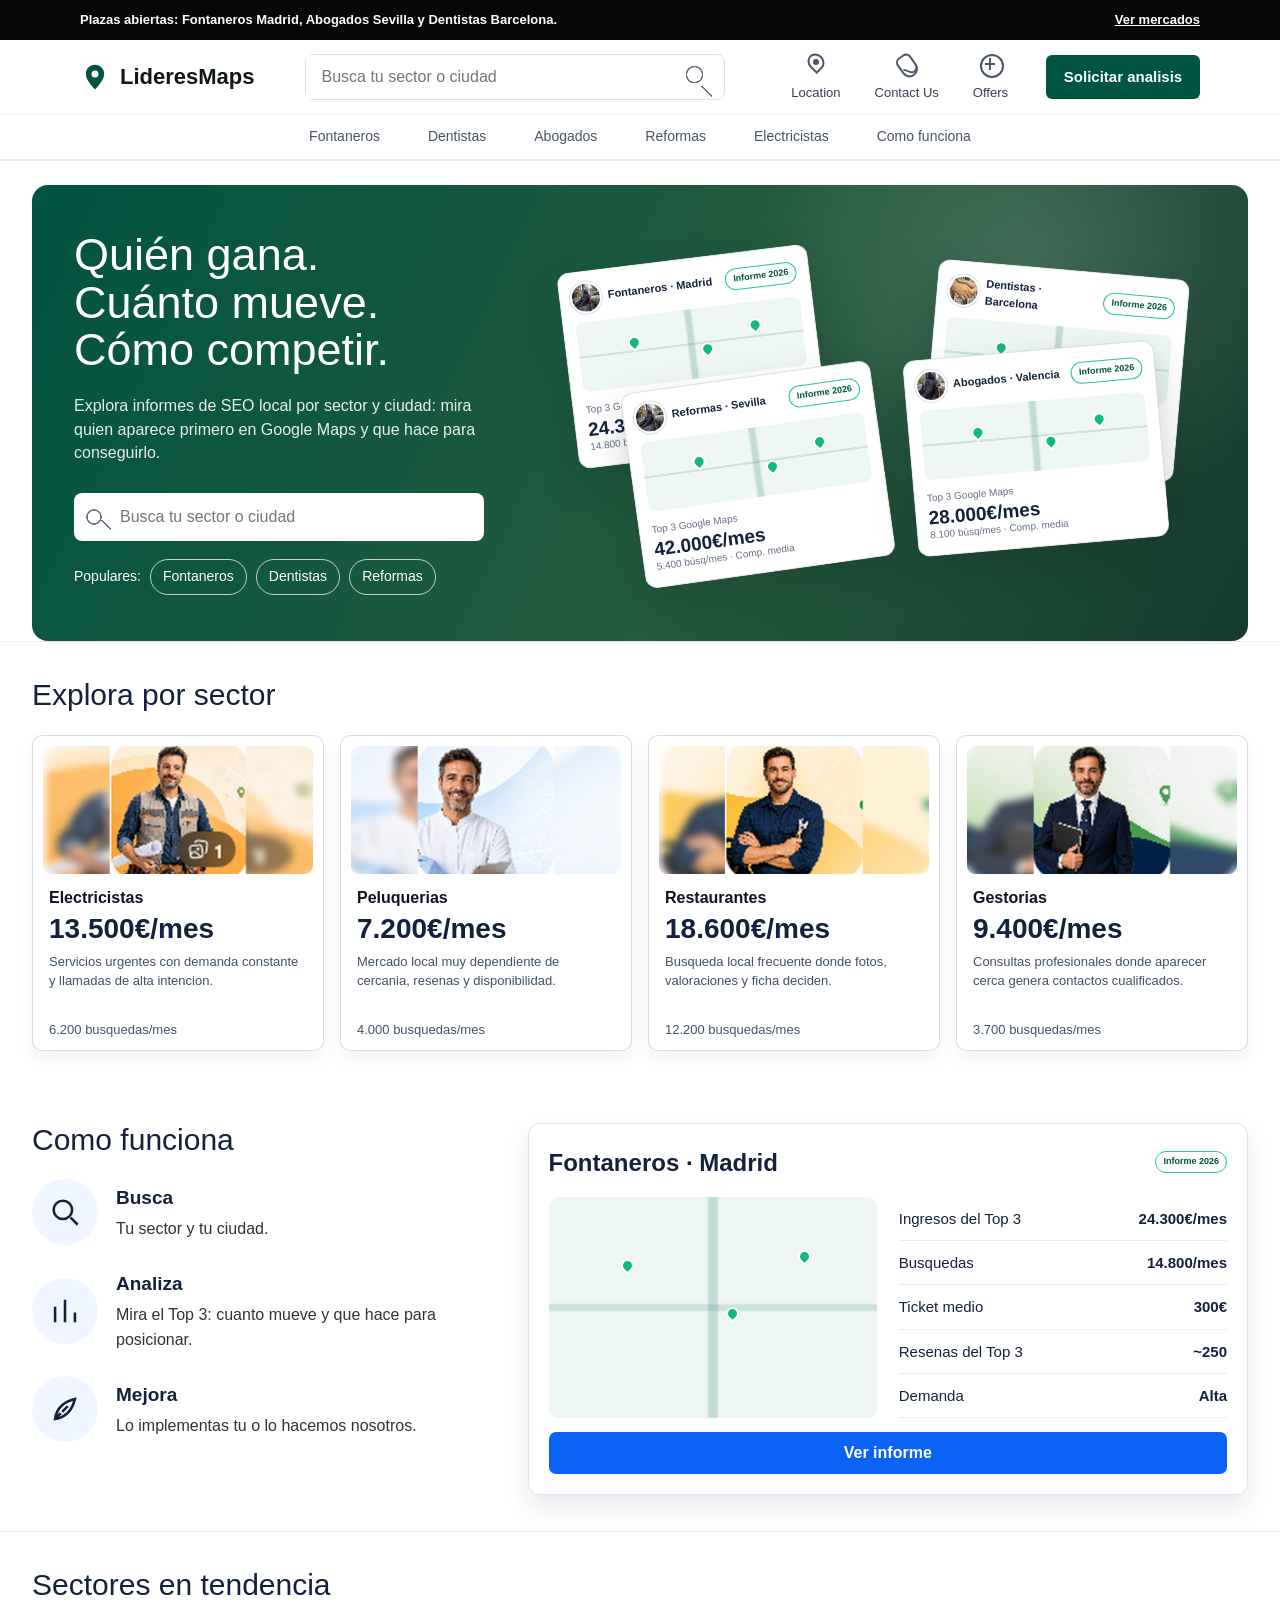
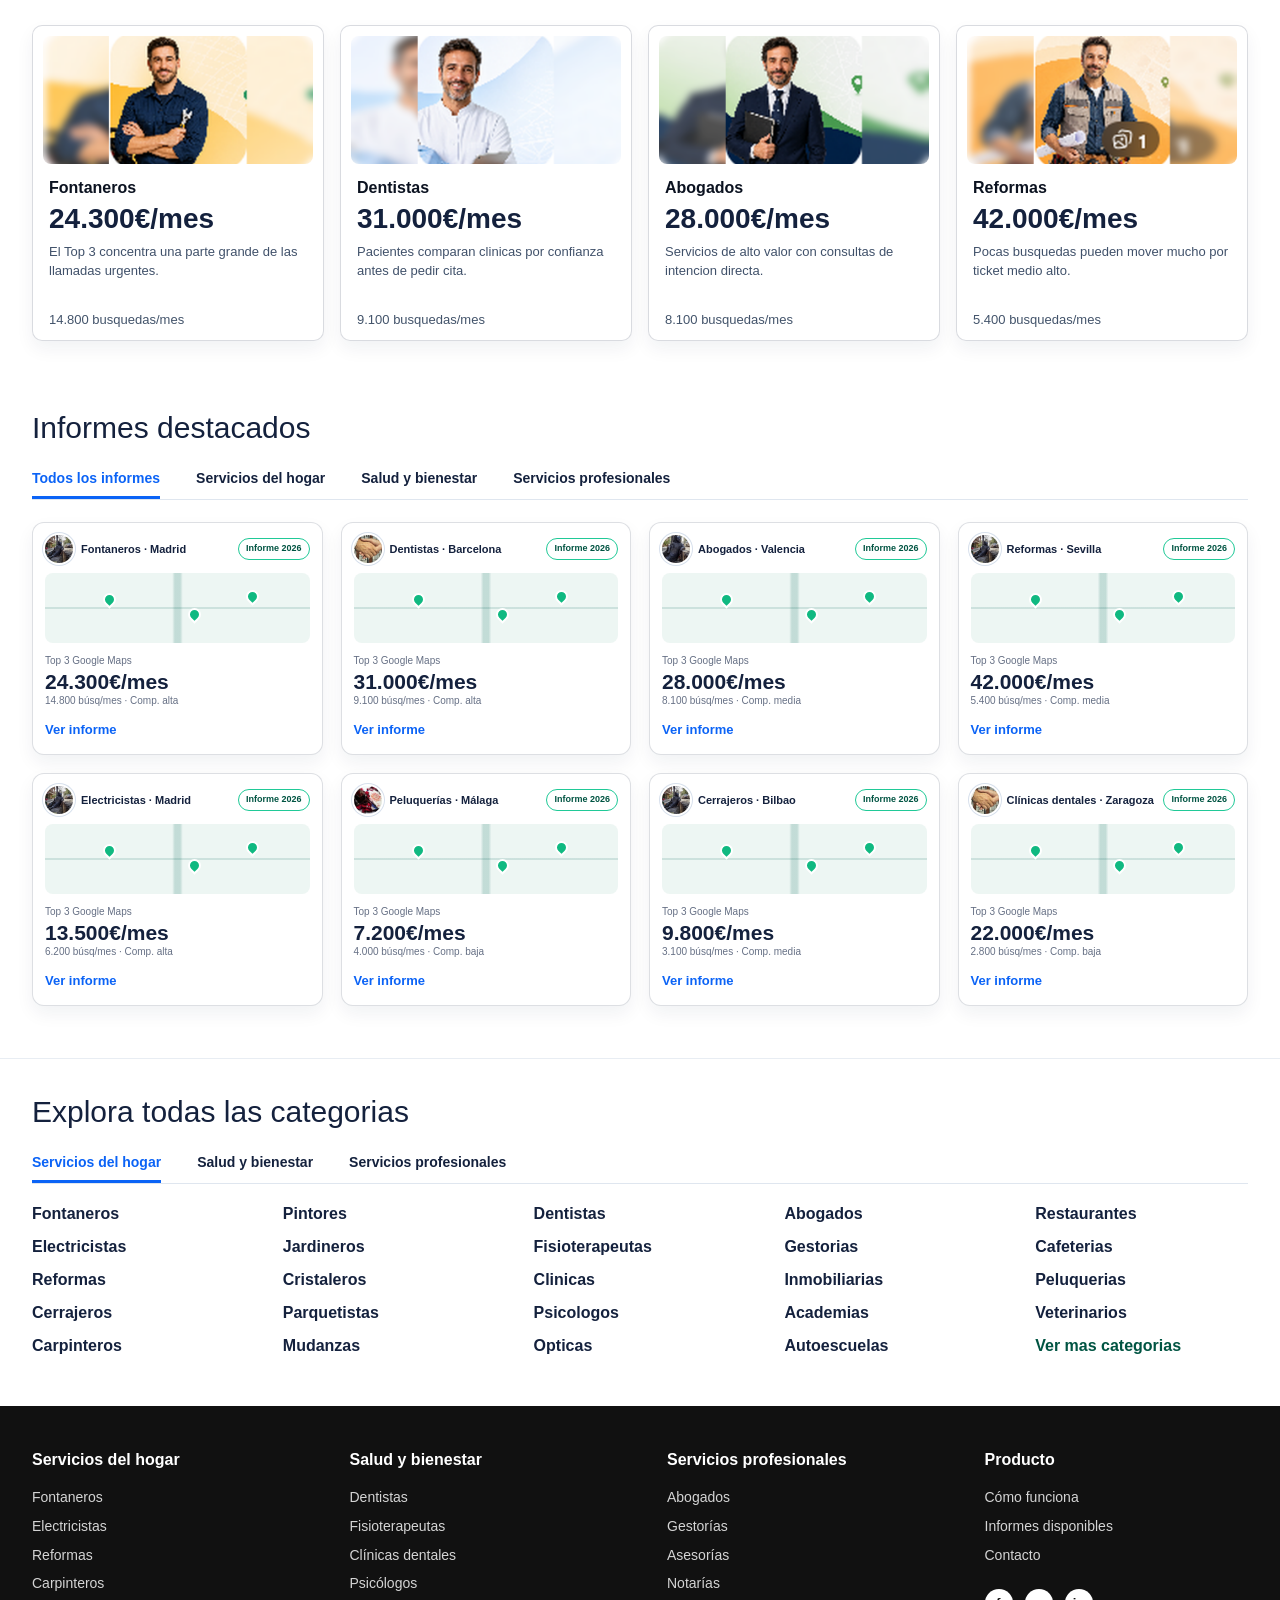
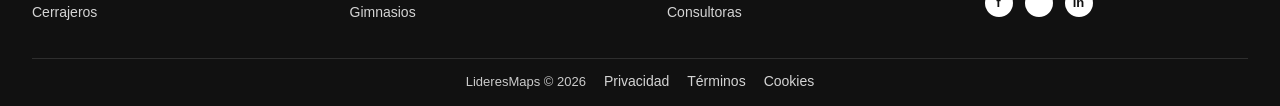
<file: informes-disponibles.html>
<!DOCTYPE html>
<html lang="es">
<head>
  <meta charset="UTF-8">
  <meta name="viewport" content="width=device-width, initial-scale=1.0">
  <meta http-equiv="Cache-Control" content="no-cache, no-store, must-revalidate">
  <meta http-equiv="Pragma" content="no-cache">
  <meta http-equiv="Expires" content="0">
  <title>Sectores e informes disponibles - LideresMaps</title>
  <meta name="description" content="Explora informes de oportunidad SEO local por sector y ciudad.">
  <link rel="stylesheet" href="styles.css?v=10">
  <link rel="stylesheet" href="sectores.css?v=8">
</head>
<body>
  <header class="scotia-header">
    <div class="scotia-promo">
      <div class="scotia-shell">
        <span>Plazas abiertas: Fontaneros Madrid, Abogados Sevilla y Dentistas Barcelona.</span>
        <a href="informes-disponibles.html?v=2">Ver mercados</a>
      </div>
    </div>

    <div class="scotia-mainbar">
      <div class="scotia-shell scotia-mainbar__inner">
        <a class="brand" href="index.html" aria-label="LideresMaps inicio">
          <span class="brand__pin" aria-hidden="true">
            <svg viewBox="0 0 24 24">
              <path d="M12 2.2c-4.05 0-7.35 3.3-7.35 7.35 0 5.5 7.35 12.25 7.35 12.25s7.35-6.75 7.35-12.25c0-4.05-3.3-7.35-7.35-7.35Z"></path>
              <circle cx="12" cy="9.55" r="2.8"></circle>
            </svg>
          </span>
          <span>LideresMaps</span>
        </a>

        <form class="scotia-search" action="informes-disponibles.html">
          <label class="sr-only" for="site-search">Busca tu sector o ciudad</label>
          <input id="site-search" type="search" placeholder="Busca tu sector o ciudad">
          <button type="submit" aria-label="Buscar"></button>
        </form>

        <div class="scotia-actions" aria-label="Accesos rapidos">
          <a href="informes-disponibles.html?v=2"><span class="scotia-action-icon scotia-action-icon--location" aria-hidden="true"></span>Location</a>
          <a href="index.html#contacto"><span class="scotia-action-icon scotia-action-icon--contact" aria-hidden="true"></span>Contact Us</a>
          <a href="fontaneros-madrid.html?v=2"><span class="scotia-action-icon scotia-action-icon--offers" aria-hidden="true"></span>Offers</a>
        </div>

        <a class="scotia-login" href="index.html#contacto">Solicitar analisis</a>
      </div>
    </div>

    <nav class="scotia-cats" aria-label="Categorias principales">
      <div class="scotia-shell">
        <a href="fontaneros.html?v=1">Fontaneros</a>
        <a href="informes-disponibles.html?v=2">Dentistas</a>
        <a href="informes-disponibles.html?v=2">Abogados</a>
        <a href="informes-disponibles.html?v=2">Reformas</a>
        <a href="informes-disponibles.html?v=2">Electricistas</a>
        <a href="index.html#como-funciona">Como funciona</a>
      </div>
    </nav>
  </header>

  <main>
    <section class="sectors-hero">
      <div class="container sectors-hero__inner">
        <div class="sectors-hero__copy">
          <h1>Quién gana.<br>Cuánto mueve.<br>Cómo competir.</h1>
          <p>Explora informes de SEO local por sector y ciudad: mira quien aparece primero en Google Maps y que hace para conseguirlo.</p>
          <form class="sectors-search" action="#">
            <label class="sr-only" for="sector-search">Busca tu sector o ciudad</label>
            <input id="sector-search" type="search" placeholder="Busca tu sector o ciudad">
          </form>
          <div class="popular-tags" aria-label="Populares">
            <span>Populares:</span>
            <a href="fontaneros.html?v=1">Fontaneros</a>
            <a href="#salud">Dentistas</a>
            <a href="#hogar">Reformas</a>
          </div>
        </div>

        <div class="hero-report-stack" aria-label="Informes destacados">
          <article class="floating-report floating-report--one">
            <div class="floating-report__head">
              <span class="mini-avatar mini-avatar--trade"></span>
              <strong>Fontaneros · Madrid</strong>
              <small>Informe 2026</small>
            </div>
            <div class="report-map"><i></i><i></i><i></i></div>
            <span>Top 3 Google Maps</span>
            <b>24.300€/mes</b>
            <em>14.800 búsq/mes · Comp. alta</em>
          </article>
          <article class="floating-report floating-report--two">
            <div class="floating-report__head">
              <span class="mini-avatar mini-avatar--health"></span>
              <strong>Dentistas · Barcelona</strong>
              <small>Informe 2026</small>
            </div>
            <div class="report-map"><i></i><i></i><i></i></div>
            <span>Top 3 Google Maps</span>
            <b>31.000€/mes</b>
            <em>9.100 búsq/mes · Comp. alta</em>
          </article>
          <article class="floating-report floating-report--three">
            <div class="floating-report__head">
              <span class="mini-avatar mini-avatar--trade"></span>
              <strong>Reformas · Sevilla</strong>
              <small>Informe 2026</small>
            </div>
            <div class="report-map"><i></i><i></i><i></i></div>
            <span>Top 3 Google Maps</span>
            <b>42.000€/mes</b>
            <em>5.400 búsq/mes · Comp. media</em>
          </article>
          <article class="floating-report floating-report--four">
            <div class="floating-report__head">
              <span class="mini-avatar mini-avatar--legal"></span>
              <strong>Abogados · Valencia</strong>
              <small>Informe 2026</small>
            </div>
            <div class="report-map"><i></i><i></i><i></i></div>
            <span>Top 3 Google Maps</span>
            <b>28.000€/mes</b>
            <em>8.100 búsq/mes · Comp. media</em>
          </article>
        </div>
      </div>
    </section>

    <section class="browse-section">
      <div class="container">
        <h2>Explora por sector</h2>
        <div class="sector-market-grid">
          <a class="sector-market-card sector-market-card--electricistas" href="informes-disponibles.html">
            <span class="sector-market-card__visual" aria-hidden="true"></span>
            <strong>Electricistas</strong>
            <b>13.500&euro;/mes</b>
            <p>Servicios urgentes con demanda constante y llamadas de alta intencion.</p>
            <span>6.200 busquedas/mes</span>
          </a>
          <a class="sector-market-card sector-market-card--peluquerias" href="informes-disponibles.html">
            <span class="sector-market-card__visual" aria-hidden="true"></span>
            <strong>Peluquerias</strong>
            <b>7.200&euro;/mes</b>
            <p>Mercado local muy dependiente de cercania, resenas y disponibilidad.</p>
            <span>4.000 busquedas/mes</span>
          </a>
          <a class="sector-market-card sector-market-card--restaurantes" href="informes-disponibles.html">
            <span class="sector-market-card__visual" aria-hidden="true"></span>
            <strong>Restaurantes</strong>
            <b>18.600&euro;/mes</b>
            <p>Busqueda local frecuente donde fotos, valoraciones y ficha deciden.</p>
            <span>12.200 busquedas/mes</span>
          </a>
          <a class="sector-market-card sector-market-card--gestorias" href="informes-disponibles.html">
            <span class="sector-market-card__visual" aria-hidden="true"></span>
            <strong>Gestorias</strong>
            <b>9.400&euro;/mes</b>
            <p>Consultas profesionales donde aparecer cerca genera contactos cualificados.</p>
            <span>3.700 busquedas/mes</span>
          </a>
        </div>
      </div>
    </section>

    <section class="how-section">
      <div class="container how-grid">
        <div>
          <h2>Como funciona</h2>
          <div class="steps">
            <article>
              <span><svg viewBox="0 0 24 24"><circle cx="10.5" cy="10.5" r="6.5"></circle><path d="m16 16 5 5"></path></svg></span>
              <div><h3>Busca</h3><p>Tu sector y tu ciudad.</p></div>
            </article>
            <article>
              <span><svg viewBox="0 0 24 24"><path d="M5 20V9M12 20V4M19 20v-7"></path></svg></span>
              <div><h3>Analiza</h3><p>Mira el Top 3: cuanto mueve y que hace para posicionar.</p></div>
            </article>
            <article>
              <span><svg viewBox="0 0 24 24"><path d="M5 19c7-1 12-6 14-14-8 2-13 7-14 14ZM9 15l-4 4M14 10l-4 4"></path></svg></span>
              <div><h3>Mejora</h3><p>Lo implementas tu o lo hacemos nosotros.</p></div>
            </article>
          </div>
        </div>

        <article class="featured-report">
          <div class="featured-report__top">
            <h3>Fontaneros &middot; Madrid</h3>
            <small>Informe 2026</small>
          </div>
          <div class="featured-report__body">
            <div class="big-map"><i></i><i></i><i></i></div>
            <dl>
              <div><dt>Ingresos del Top 3</dt><dd>24.300&euro;/mes</dd></div>
              <div><dt>Busquedas</dt><dd>14.800/mes</dd></div>
              <div><dt>Ticket medio</dt><dd>300&euro;</dd></div>
              <div><dt>Resenas del Top 3</dt><dd>~250</dd></div>
              <div><dt>Demanda</dt><dd>Alta</dd></div>
            </dl>
          </div>
          <a class="featured-report__cta" href="fontaneros-madrid.html?v=1">Ver informe</a>
        </article>
      </div>
    </section>

    <section class="group-section" id="tendencia">
      <div class="container">
        <h2>Sectores en tendencia</h2>
        <div class="sector-market-grid">
          <a class="sector-market-card sector-market-card--fontaneros" href="fontaneros.html?v=1">
            <span class="sector-market-card__visual" aria-hidden="true"></span>
            <strong>Fontaneros</strong>
            <b>24.300&euro;/mes</b>
            <p>El Top 3 concentra una parte grande de las llamadas urgentes.</p>
            <span>14.800 busquedas/mes</span>
          </a>
          <a class="sector-market-card sector-market-card--dentistas" href="informes-disponibles.html">
            <span class="sector-market-card__visual" aria-hidden="true"></span>
            <strong>Dentistas</strong>
            <b>31.000&euro;/mes</b>
            <p>Pacientes comparan clinicas por confianza antes de pedir cita.</p>
            <span>9.100 busquedas/mes</span>
          </a>
          <a class="sector-market-card sector-market-card--abogados" href="informes-disponibles.html">
            <span class="sector-market-card__visual" aria-hidden="true"></span>
            <strong>Abogados</strong>
            <b>28.000&euro;/mes</b>
            <p>Servicios de alto valor con consultas de intencion directa.</p>
            <span>8.100 busquedas/mes</span>
          </a>
          <a class="sector-market-card sector-market-card--reformas" href="informes-disponibles.html">
            <span class="sector-market-card__visual" aria-hidden="true"></span>
            <strong>Reformas</strong>
            <b>42.000&euro;/mes</b>
            <p>Pocas busquedas pueden mover mucho por ticket medio alto.</p>
            <span>5.400 busquedas/mes</span>
          </a>
        </div>
      </div>
    </section>

    <section class="featured-section" id="profesionales">
      <div class="container">
        <h2>Informes destacados</h2>
        <div class="directory-tabs report-filter-tabs" aria-label="Filtros de informes">
          <span>Todos los informes</span>
          <span>Servicios del hogar</span>
          <span>Salud y bienestar</span>
          <span>Servicios profesionales</span>
        </div>
        <div class="reports-grid">
          <article class="report-card"><div class="report-card__top"><span class="mini-avatar mini-avatar--trade"></span><h3>Fontaneros · Madrid</h3><small>Informe 2026</small></div><div class="report-map"><i></i><i></i><i></i></div><p>Top 3 Google Maps</p><strong>24.300€/mes</strong><span>14.800 búsq/mes · Comp. alta</span><a href="fontaneros-madrid.html?v=1">Ver informe</a></article>
          <article class="report-card"><div class="report-card__top"><span class="mini-avatar mini-avatar--health"></span><h3>Dentistas · Barcelona</h3><small>Informe 2026</small></div><div class="report-map"><i></i><i></i><i></i></div><p>Top 3 Google Maps</p><strong>31.000€/mes</strong><span>9.100 búsq/mes · Comp. alta</span><a href="informes-disponibles.html">Ver informe</a></article>
          <article class="report-card"><div class="report-card__top"><span class="mini-avatar mini-avatar--legal"></span><h3>Abogados · Valencia</h3><small>Informe 2026</small></div><div class="report-map"><i></i><i></i><i></i></div><p>Top 3 Google Maps</p><strong>28.000€/mes</strong><span>8.100 búsq/mes · Comp. media</span><a href="informes-disponibles.html">Ver informe</a></article>
          <article class="report-card"><div class="report-card__top"><span class="mini-avatar mini-avatar--trade"></span><h3>Reformas · Sevilla</h3><small>Informe 2026</small></div><div class="report-map"><i></i><i></i><i></i></div><p>Top 3 Google Maps</p><strong>42.000€/mes</strong><span>5.400 búsq/mes · Comp. media</span><a href="informes-disponibles.html">Ver informe</a></article>
          <article class="report-card"><div class="report-card__top"><span class="mini-avatar mini-avatar--trade"></span><h3>Electricistas · Madrid</h3><small>Informe 2026</small></div><div class="report-map"><i></i><i></i><i></i></div><p>Top 3 Google Maps</p><strong>13.500€/mes</strong><span>6.200 búsq/mes · Comp. alta</span><a href="informes-disponibles.html">Ver informe</a></article>
          <article class="report-card"><div class="report-card__top"><span class="mini-avatar mini-avatar--beauty"></span><h3>Peluquerías · Málaga</h3><small>Informe 2026</small></div><div class="report-map"><i></i><i></i><i></i></div><p>Top 3 Google Maps</p><strong>7.200€/mes</strong><span>4.000 búsq/mes · Comp. baja</span><a href="informes-disponibles.html">Ver informe</a></article>
          <article class="report-card"><div class="report-card__top"><span class="mini-avatar mini-avatar--trade"></span><h3>Cerrajeros · Bilbao</h3><small>Informe 2026</small></div><div class="report-map"><i></i><i></i><i></i></div><p>Top 3 Google Maps</p><strong>9.800€/mes</strong><span>3.100 búsq/mes · Comp. media</span><a href="informes-disponibles.html">Ver informe</a></article>
          <article class="report-card"><div class="report-card__top"><span class="mini-avatar mini-avatar--health"></span><h3>Clínicas dentales · Zaragoza</h3><small>Informe 2026</small></div><div class="report-map"><i></i><i></i><i></i></div><p>Top 3 Google Maps</p><strong>22.000€/mes</strong><span>2.800 búsq/mes · Comp. baja</span><a href="informes-disponibles.html">Ver informe</a></article>
        </div>
      </div>
    </section>

    <section class="directory-section">
      <div class="container">
        <h2>Explora todas las categorias</h2>
        <div class="directory-tabs" aria-label="Tipos de sectores">
          <span>Servicios del hogar</span>
          <span>Salud y bienestar</span>
          <span>Servicios profesionales</span>
        </div>
        <div class="directory-grid">
          <a href="fontaneros.html?v=1">Fontaneros</a>
          <a href="informes-disponibles.html">Pintores</a>
          <a href="informes-disponibles.html">Dentistas</a>
          <a href="informes-disponibles.html">Abogados</a>
          <a href="informes-disponibles.html">Restaurantes</a>
          <a href="informes-disponibles.html">Electricistas</a>
          <a href="informes-disponibles.html">Jardineros</a>
          <a href="informes-disponibles.html">Fisioterapeutas</a>
          <a href="informes-disponibles.html">Gestorias</a>
          <a href="informes-disponibles.html">Cafeterias</a>
          <a href="informes-disponibles.html">Reformas</a>
          <a href="informes-disponibles.html">Cristaleros</a>
          <a href="informes-disponibles.html">Clinicas</a>
          <a href="informes-disponibles.html">Inmobiliarias</a>
          <a href="informes-disponibles.html">Peluquerias</a>
          <a href="informes-disponibles.html">Cerrajeros</a>
          <a href="informes-disponibles.html">Parquetistas</a>
          <a href="informes-disponibles.html">Psicologos</a>
          <a href="informes-disponibles.html">Academias</a>
          <a href="informes-disponibles.html">Veterinarios</a>
          <a href="informes-disponibles.html">Carpinteros</a>
          <a href="informes-disponibles.html">Mudanzas</a>
          <a href="informes-disponibles.html">Opticas</a>
          <a href="informes-disponibles.html">Autoescuelas</a>
          <a class="directory-more" href="informes-disponibles.html">Ver mas categorias</a>
        </div>
      </div>
    </section>

  </main>

  <footer class="site-footer">
    <div class="container footer__inner">
      <section>
        <h2>Servicios del hogar</h2>
        <a href="fontaneros.html?v=1">Fontaneros</a>
        <a href="informes-disponibles.html">Electricistas</a>
        <a href="informes-disponibles.html">Reformas</a>
        <a href="informes-disponibles.html">Carpinteros</a>
        <a href="informes-disponibles.html">Cerrajeros</a>
      </section>
      <section>
        <h2>Salud y bienestar</h2>
        <a href="informes-disponibles.html">Dentistas</a>
        <a href="informes-disponibles.html">Fisioterapeutas</a>
        <a href="informes-disponibles.html">Clínicas dentales</a>
        <a href="informes-disponibles.html">Psicólogos</a>
        <a href="informes-disponibles.html">Gimnasios</a>
      </section>
      <section>
        <h2>Servicios profesionales</h2>
        <a href="informes-disponibles.html">Abogados</a>
        <a href="informes-disponibles.html">Gestorías</a>
        <a href="informes-disponibles.html">Asesorías</a>
        <a href="informes-disponibles.html">Notarías</a>
        <a href="informes-disponibles.html">Consultoras</a>
      </section>
      <section>
        <h2>Producto</h2>
        <a href="#">Cómo funciona</a>
        <a href="informes-disponibles.html">Informes disponibles</a>
        <a href="#">Contacto</a>
        <div class="footer-social" aria-label="Redes sociales visuales">
          <span>f</span><span></span><span>in</span>
        </div>
      </section>
    </div>
    <div class="container footer-bottom">
      <span>LideresMaps © 2026</span>
      <a href="#">Privacidad</a>
      <a href="#">Términos</a>
      <a href="#">Cookies</a>
    </div>
  </footer>
</body>
</html>
</file>
<file: styles.css>
:root {
  --green: #005442;
  --green-2: #13aa70;
  --navy: #111111;
  --navy-2: #1f2937;
  --blue: #0b63f6;
  --text: #14213d;
  --body: #323232;
  --muted: #667085;
  --line: #dfe6ef;
  --soft: #f3f7fb;
  --white: #ffffff;
  --container: 1120px;
  --shadow: 0 18px 40px rgba(10, 31, 68, 0.16);
}

* {
  box-sizing: border-box;
}

html {
  background: var(--white);
}

body {
  margin: 0;
  color: var(--body);
  font-family: "Hanken Grotesk", Arial, sans-serif;
  font-size: 16px;
  font-weight: 400;
  line-height: 1.55;
  background: var(--white);
  -webkit-font-smoothing: antialiased;
}

a {
  color: inherit;
  text-decoration: none;
}

button,
input,
select {
  font: inherit;
}

button {
  cursor: pointer;
}

.container {
  width: min(100% - 64px, var(--container));
  margin: 0 auto;
}

.sr-only {
  position: absolute;
  width: 1px;
  height: 1px;
  padding: 0;
  margin: -1px;
  overflow: hidden;
  clip: rect(0, 0, 0, 0);
  white-space: nowrap;
  border: 0;
}

.btn {
  display: inline-flex;
  min-height: 44px;
  align-items: center;
  justify-content: center;
  padding: 12px 22px;
  border: 1px solid transparent;
  border-radius: 8px;
  font-size: 14px;
  font-weight: 600;
  line-height: 1;
  white-space: nowrap;
}

.btn--primary {
  color: var(--white);
  background: var(--green);
  box-shadow: none;
}

.topline {
  color: var(--white);
  background: var(--navy);
}

.topline__inner {
  min-height: 32px;
  display: flex;
  align-items: center;
  justify-content: center;
  gap: 24px;
  font-size: 13px;
  font-weight: 500;
}

.topline p {
  margin: 0;
}

.topline a {
  text-decoration: underline;
}

.site-header {
  position: sticky;
  top: 0;
  z-index: 10;
  background: rgba(255, 255, 255, 0.98);
  border-bottom: 1px solid #e7ece8;
  backdrop-filter: blur(12px);
}

.site-header .container {
  width: calc(100% - 48px);
  max-width: none;
}

.header__inner {
  min-height: 64px;
  display: flex;
  align-items: center;
  gap: 28px;
}

.site-header .btn--primary {
  min-height: 40px;
  padding: 10px 22px;
  border-radius: 999px;
  font-size: 14px;
  font-weight: 600;
}

.header__top {
  gap: 24px;
}

.brand {
  display: inline-flex;
  align-items: center;
  gap: 8px;
  color: #101917;
  font-size: 18px;
  font-weight: 600;
  line-height: 1;
}

.brand__pin {
  width: 28px;
  height: 28px;
  display: inline-flex;
  color: var(--green);
}

.brand__pin svg {
  width: 100%;
  height: 100%;
  fill: currentColor;
}

.brand__pin circle {
  fill: var(--white);
}

.main-nav {
  display: flex;
  align-items: center;
  gap: 20px;
}

.main-nav a {
  color: #273330;
  font-size: 14px;
  font-weight: 500;
}

.header-search {
  flex: 1;
  min-width: 220px;
}

.header-sectors {
  background: rgba(255,255,255,0.98);
}

.header-sectors__inner {
  min-height: 36px;
  display: flex;
  align-items: center;
}

.header-sectors__label {
  color: #24302c;
  font-size: 13px;
  font-weight: 600;
  white-space: nowrap;
}

.header-search input,
.hero-search input,
.request-form input,
.request-form select {
  width: 100%;
  min-height: 44px;
  border: 1px solid #ccd6e4;
  border-radius: 8px;
  color: var(--text);
  background: var(--white);
  outline: none;
}

.header-search input {
  padding: 0 20px 0 42px;
  min-height: 38px;
  border-radius: 999px;
  background-image: radial-gradient(circle at 18px 50%, transparent 6px, #98a2b3 6.5px, #98a2b3 7.5px, transparent 8px), linear-gradient(45deg, transparent 46%, #98a2b3 47%, #98a2b3 58%, transparent 59%);
  background-position: left top, 24px 25px;
  background-size: 34px 44px, 10px 10px;
  background-repeat: no-repeat;
}

.scotia-shell {
  width: min(100% - 48px, 1120px);
  margin: 0 auto;
}

.scotia-header {
  position: sticky;
  top: 0;
  z-index: 20;
  color: #24302c;
  background: #ffffff;
  border-bottom: 1px solid #e6ebf2;
}

.scotia-promo {
  color: #ffffff;
  background: #070707;
}

.scotia-promo .scotia-shell {
  min-height: 40px;
  display: flex;
  align-items: center;
  justify-content: space-between;
  gap: 24px;
  font-size: 13px;
  font-weight: 600;
}

.scotia-promo a {
  text-decoration: underline;
  white-space: nowrap;
}

.scotia-mainbar__inner {
  min-height: 74px;
  display: flex;
  align-items: center;
  gap: 38px;
}

.scotia-mainbar .brand {
  gap: 10px;
  font-size: 22px;
  font-weight: 700;
}

.scotia-mainbar .brand__pin {
  width: 30px;
  height: 30px;
}

.scotia-search {
  width: min(100%, 420px);
  display: grid;
  grid-template-columns: 1fr 52px;
  align-items: center;
  margin-left: 12px;
  border: 1px solid #d8e0ea;
  border-radius: 8px;
  background: #ffffff;
}

.scotia-search input {
  min-width: 0;
  min-height: 44px;
  padding: 0 16px;
  border: 0;
  color: #14213d;
  outline: 0;
  font-size: 16px;
}

.scotia-search button {
  width: 48px;
  height: 44px;
  border: 0;
  background:
    radial-gradient(circle at 45% 42%, transparent 7px, #667085 7.5px, #667085 8.5px, transparent 9px),
    linear-gradient(45deg, transparent 48%, #667085 49%, #667085 58%, transparent 59%);
  background-repeat: no-repeat;
  background-position: center, 29px 31px;
  background-size: 30px 30px, 11px 11px;
}

.scotia-actions {
  display: flex;
  align-items: center;
  gap: 34px;
  margin-left: auto;
}

.scotia-actions a {
  display: grid;
  justify-items: center;
  gap: 5px;
  color: #344054;
  font-size: 13px;
  font-weight: 500;
}

.scotia-actions span {
  color: #005442;
  font-size: 22px;
  line-height: 1;
}

.scotia-action-icon {
  position: relative;
  width: 28px;
  height: 28px;
  display: block;
}

.scotia-action-icon::before,
.scotia-action-icon::after {
  content: "";
  position: absolute;
}

.scotia-action-icon--location::before {
  inset: 3px 6px 7px;
  border: 2px solid #4a5563;
  border-radius: 50% 50% 50% 0;
  transform: rotate(-45deg);
}

.scotia-action-icon--location::after {
  left: 11px;
  top: 9px;
  width: 6px;
  height: 6px;
  border-radius: 999px;
  background: #4a5563;
}

.scotia-action-icon--contact::before {
  left: 6px;
  top: 4px;
  width: 13px;
  height: 20px;
  border: 2px solid #4a5563;
  border-radius: 7px 7px 10px 10px;
  transform: rotate(-35deg);
}

.scotia-action-icon--contact::after {
  right: 4px;
  bottom: 5px;
  width: 11px;
  height: 7px;
  border-bottom: 2px solid #4a5563;
  border-right: 2px solid #4a5563;
  border-radius: 0 0 6px 0;
  transform: rotate(20deg);
}

.scotia-action-icon--offers::before {
  left: 4px;
  top: 4px;
  width: 20px;
  height: 20px;
  border: 2px solid #4a5563;
  border-radius: 999px;
}

.scotia-action-icon--offers::after {
  left: 9px;
  top: 8px;
  width: 10px;
  height: 12px;
  background:
    linear-gradient(#4a5563, #4a5563) 50% 0 / 2px 100% no-repeat,
    linear-gradient(#4a5563, #4a5563) 0 50% / 100% 2px no-repeat;
}

.scotia-login {
  min-width: 154px;
  min-height: 44px;
  display: inline-flex;
  align-items: center;
  justify-content: center;
  border-radius: 6px;
  color: #ffffff;
  background: #005442;
  font-size: 15px;
  font-weight: 700;
}

.scotia-cats {
  border-top: 1px solid #eef1f5;
  border-bottom: 1px solid #e6ebf2;
}

.scotia-cats .scotia-shell {
  min-height: 44px;
  display: flex;
  align-items: center;
  justify-content: center;
  gap: 48px;
}

.scotia-cats a {
  color: #475467;
  font-size: 14px;
  font-weight: 500;
  white-space: nowrap;
}

.site-footer {
  color: var(--white);
  background: var(--navy);
}

.footer__inner {
  display: grid;
  grid-template-columns: repeat(4, 1fr);
  gap: 54px;
  padding: 42px 0 34px;
}

.site-footer section {
  display: flex;
  flex-direction: column;
  gap: 7px;
}

.site-footer h2 {
  margin: 0 0 7px;
  color: var(--white);
  font-size: 16px;
  font-weight: 600;
}

.site-footer a {
  color: rgba(255, 255, 255, 0.82);
  font-size: 14px;
  font-weight: 300;
}

.footer-social {
  display: flex;
  gap: 12px;
  margin-top: 16px;
}

.footer-social span {
  width: 28px;
  height: 28px;
  display: grid;
  place-items: center;
  border-radius: 999px;
  color: var(--navy);
  background: var(--white);
  font-size: 13px;
  font-weight: 700;
}

.footer-bottom {
  min-height: 48px;
  display: flex;
  align-items: center;
  justify-content: center;
  gap: 18px;
  border-top: 1px solid rgba(255, 255, 255, 0.12);
  color: rgba(255, 255, 255, 0.78);
  font-size: 13px;
}

@media (max-width: 980px) {
  .container {
    width: min(100% - 32px, var(--container));
  }

  .scotia-actions,
  .scotia-cats {
    display: none;
  }

  .scotia-mainbar__inner {
    min-height: 76px;
    flex-wrap: wrap;
    gap: 16px;
    padding: 14px 0;
  }

  .scotia-search {
    order: 3;
    width: 100%;
    margin-left: 0;
  }

  .scotia-login {
    margin-left: auto;
  }

  .header__inner {
    gap: 16px;
    flex-wrap: wrap;
    padding: 14px 0;
  }

  .header-sectors__inner {
    min-height: 34px;
  }

  .header-search {
    min-width: 260px;
  }

  .footer__inner {
    grid-template-columns: repeat(2, 1fr);
  }
}

@media (max-width: 640px) {
  .scotia-shell {
    width: calc(100% - 28px);
  }

  .scotia-promo .scotia-shell {
    align-items: flex-start;
    flex-direction: column;
    gap: 4px;
    padding: 10px 0;
  }

  .scotia-login {
    display: none;
  }

  .topline__inner {
    justify-content: flex-start;
    overflow: auto;
    white-space: nowrap;
  }

  .header-search {
    order: 4;
    flex-basis: 100%;
  }

  .footer__inner {
    grid-template-columns: 1fr;
  }

  .footer-bottom {
    flex-wrap: wrap;
    padding: 14px 0;
  }
}
</file>
<file: home.css>
.home-scotia {
  color: #323232;
  background: #ffffff;
  overflow-x: hidden;
}

.scotia-hero {
  display: grid;
  grid-template-columns: minmax(0, 1fr) minmax(0, 1fr);
  min-height: 500px;
  border-bottom: 1px solid #e6ebf2;
}

.scotia-hero__copy {
  display: flex;
  flex-direction: column;
  justify-content: center;
  padding: 70px 36px 70px max(48px, calc((100vw - 1120px) / 2));
}

.hero-icons {
  display: flex;
  gap: 10px;
  margin-bottom: 28px;
}

.hero-icons span {
  min-width: 38px;
  height: 38px;
  padding: 0 10px;
  display: grid;
  place-items: center;
  border-radius: 999px;
  color: #ffffff;
  font-size: 17px;
  font-weight: 800;
}

.hero-icons span:nth-child(1) { background: #005442; }
.hero-icons span:nth-child(2) { background: #101828; }
.hero-icons span:nth-child(3) { background: #13aa70; }

.scotia-hero h1 {
  max-width: 540px;
  margin: 0 0 18px;
  color: #25313b;
  font-size: 46px;
  font-weight: 700;
  line-height: 1.02;
  letter-spacing: 0;
}

.scotia-hero p {
  max-width: 540px;
  margin: 0;
  color: #4b5966;
  font-size: 17px;
  line-height: 1.55;
}

.hero-questions {
  display: grid;
  grid-template-columns: repeat(2, minmax(0, 1fr));
  max-width: 470px;
  gap: 28px;
  margin: 28px 0 24px;
  color: #5f6f7f;
  font-size: 14px;
}

.hero-ctas {
  display: flex;
  gap: 34px;
  align-items: center;
}

.hero-ctas a {
  min-width: 144px;
  min-height: 48px;
  display: inline-flex;
  align-items: center;
  justify-content: center;
  border-radius: 999px;
  font-size: 13px;
  font-weight: 700;
}

.hero-ctas__primary {
  color: #ffffff;
  background: #2f3437;
}

.hero-ctas__secondary {
  border: 1px solid #2f3437;
  color: #2f3437;
  background: #ffffff;
}

.scotia-hero__image {
  min-height: 500px;
  position: relative;
  overflow: hidden;
  background:
    linear-gradient(90deg, rgba(255,255,255,.08), rgba(255,255,255,.18)),
    linear-gradient(135deg, #e9f3ef, #fbf7ee 48%, #d8e6de);
}

.hero-map-scene {
  position: absolute;
  inset: 0;
  background:
    linear-gradient(90deg, rgba(0,84,66,.12) 1px, transparent 1px) 0 0 / 92px 92px,
    linear-gradient(0deg, rgba(0,84,66,.1) 1px, transparent 1px) 0 0 / 92px 92px,
    radial-gradient(circle at 72% 35%, rgba(0,84,66,.18), transparent 22%),
    radial-gradient(circle at 28% 82%, rgba(255,255,255,.82), transparent 24%);
}

.hero-map-scene::before {
  content: "";
  position: absolute;
  right: 0;
  bottom: 0;
  width: 54%;
  height: 55%;
  background:
    linear-gradient(16deg, transparent 0 27%, rgba(255,255,255,.72) 28% 41%, transparent 42%),
    linear-gradient(165deg, transparent 0 28%, rgba(255,255,255,.58) 29% 39%, transparent 40%),
    #dfe8e3;
  clip-path: polygon(28% 36%, 100% 18%, 100% 100%, 0 100%, 0 58%);
}

.hero-map-scene::after {
  content: "";
  position: absolute;
  right: 70px;
  bottom: 60px;
  width: 250px;
  height: 100px;
  border-radius: 28px 36px 16px 16px;
  background:
    radial-gradient(circle at 20% 96%, #1f2937 0 18px, transparent 19px),
    radial-gradient(circle at 80% 96%, #1f2937 0 18px, transparent 19px),
    linear-gradient(90deg, #ffffff 0 58%, #005442 59% 100%);
  box-shadow: 0 18px 34px rgba(16,32,55,.22);
}

.hero-map-scene__pin {
  position: absolute;
  z-index: 2;
  width: 26px;
  height: 26px;
  border-radius: 50% 50% 50% 0;
  background: #005442;
  transform: rotate(-45deg);
  box-shadow: 0 8px 16px rgba(0,84,66,.22);
}

.hero-map-scene__pin::after {
  content: "";
  position: absolute;
  inset: 8px;
  border-radius: 999px;
  background: #ffffff;
}

.hero-map-scene__pin--one { left: 18%; top: 20%; }
.hero-map-scene__pin--two { left: 48%; top: 31%; }
.hero-map-scene__pin--three { right: 18%; top: 18%; }

.hero-map-scene__card {
  position: absolute;
  z-index: 4;
  left: 17%;
  bottom: 118px;
  width: 228px;
  padding: 18px 20px;
  border-radius: 8px;
  color: #2f3437;
  background: #ffffff;
  box-shadow: 0 14px 34px rgba(16,32,55,.18);
}

.hero-map-scene__card b,
.hero-map-scene__card em,
.hero-map-scene__card small {
  display: block;
}

.hero-map-scene__card b {
  font-size: 17px;
  font-weight: 800;
}

.hero-map-scene__card em {
  margin: 5px 0;
  color: #005442;
  font-size: 13px;
  font-style: normal;
  font-weight: 700;
}

.hero-map-scene__card small {
  color: #5d6972;
  font-size: 12px;
}

.hero-map-scene__van {
  position: absolute;
  right: 126px;
  bottom: 80px;
  width: 78px;
  height: 34px;
  border-radius: 8px;
  color: #005442;
  background: currentColor;
}

.featured-panel {
  position: relative;
  width: min(100% - 48px, 1120px);
  margin: -1px auto 74px;
  padding: 58px 100px 62px;
  border-radius: 0 0 8px 8px;
  background: #ffffff;
  box-shadow: 0 8px 28px rgba(16, 32, 55, .09);
}

.featured-panel::before {
  content: "";
  position: absolute;
  left: calc((100vw - 100%) / -2);
  right: calc((100vw - 100%) / -2);
  top: 0;
  bottom: 64px;
  z-index: -1;
  background: #f3f6fb;
}

.featured-panel__tabs {
  min-height: 70px;
  display: flex;
  align-items: center;
  justify-content: center;
  gap: 34px;
  margin-bottom: 18px;
}

.featured-panel__tabs a {
  padding: 23px 0 12px;
  color: #5d6972;
  font-size: 13px;
  font-weight: 500;
}

.featured-panel__tabs .is-active {
  color: #24302c;
  border-bottom: 2px solid #005442;
  font-weight: 700;
}

.featured-panel__head {
  margin-bottom: 42px;
  text-align: center;
}

.featured-panel__head h2,
.home-process h2,
.sector-reports-section h2,
.plans-section h2,
.results-section h2 {
  margin: 0 0 8px;
  color: #2f3437;
  font-size: 32px;
  font-weight: 700;
  line-height: 1.18;
}

.featured-panel__head p,
.section-subtitle {
  max-width: 620px;
  margin: 0 auto;
  color: #5d6972;
  font-size: 16px;
  line-height: 1.5;
  text-align: center;
}

.feature-grid {
  display: grid;
  grid-template-columns: repeat(3, minmax(0, 1fr));
  gap: 28px;
}

.feature-card {
  min-height: 430px;
  display: flex;
  flex-direction: column;
  overflow: hidden;
  border-radius: 6px;
  background: #ffffff;
  box-shadow: 0 5px 18px rgba(16, 32, 55, .11);
}

.feature-card__visual {
  position: relative;
  width: 100%;
  height: 176px;
  display: block;
  overflow: hidden;
  background: #eef4f1;
}

.feature-card__visual::before,
.feature-card__visual::after {
  content: "";
  position: absolute;
}

.feature-card--design .feature-card__visual {
  background:
    linear-gradient(135deg, rgba(0,84,66,.12), rgba(255,255,255,.3)),
    #f7fbf9;
}

.feature-card--design .feature-card__visual::before {
  inset: 26px 34px;
  border-radius: 12px;
  background:
    linear-gradient(90deg, #005442 0 26%, transparent 27%),
    linear-gradient(#ffffff, #ffffff);
  box-shadow: 0 14px 28px rgba(16,32,55,.13);
}

.feature-card--design .feature-card__visual::after {
  left: 88px;
  right: 54px;
  top: 58px;
  height: 64px;
  border-radius: 8px;
  background:
    repeating-linear-gradient(0deg, #dfe6ef 0 2px, transparent 2px 15px),
    #f8fafc;
}

.feature-card--speed .feature-card__visual {
  background: linear-gradient(135deg, #ecfdf5, #eef7ff);
}

.feature-card--speed .feature-card__visual::before {
  left: 50%;
  top: 32px;
  width: 118px;
  height: 118px;
  border-radius: 999px;
  border: 16px solid rgba(0,84,66,.12);
  border-top-color: #005442;
  transform: translateX(-50%) rotate(-32deg);
}

.feature-card--speed .feature-card__visual::after {
  left: 50%;
  top: 84px;
  width: 76px;
  height: 8px;
  border-radius: 999px;
  background: #13aa70;
  transform-origin: left center;
  transform: rotate(-20deg);
}

.feature-card--support .feature-card__visual {
  background:
    radial-gradient(circle at 74% 30%, rgba(19,170,112,.22), transparent 20%),
    linear-gradient(135deg, #f8fbff, #e8f2ee);
}

.feature-card--support .feature-card__visual::before {
  left: 42px;
  top: 38px;
  width: 190px;
  height: 92px;
  border-radius: 12px;
  background: #ffffff;
  box-shadow: 0 14px 26px rgba(16,32,55,.13);
}

.feature-card--support .feature-card__visual::after {
  right: 48px;
  bottom: 34px;
  width: 72px;
  height: 72px;
  border-radius: 999px;
  background:
    radial-gradient(circle at 50% 42%, #ffffff 0 9px, transparent 10px),
    #005442;
}

.feature-card--seo .feature-card__visual {
  background:
    linear-gradient(90deg, rgba(0,84,66,.12) 1px, transparent 1px) 0 0 / 54px 54px,
    linear-gradient(0deg, rgba(0,84,66,.1) 1px, transparent 1px) 0 0 / 54px 54px,
    #eef7f3;
}

.feature-card--seo .feature-card__visual::before {
  left: 44px;
  bottom: 34px;
  width: 138px;
  height: 64px;
  border-radius: 999px;
  border: 13px solid #ffffff;
  box-shadow: 0 14px 24px rgba(16,32,55,.16);
  transform: rotate(-18deg);
}

.feature-card--seo .feature-card__visual::after {
  right: 52px;
  top: 42px;
  width: 92px;
  height: 92px;
  border-radius: 16px;
  background:
    radial-gradient(circle at 50% 50%, #005442 0 12px, transparent 13px),
    #ffffff;
  box-shadow: 0 14px 24px rgba(16,32,55,.12);
}

.feature-card--edit .feature-card__visual {
  background: linear-gradient(135deg, #fff8e7, #f0f8ff);
}

.feature-card--edit .feature-card__visual::before {
  left: 48px;
  top: 30px;
  width: 136px;
  height: 112px;
  border-radius: 14px;
  background:
    linear-gradient(#005442 0 16px, transparent 17px),
    repeating-linear-gradient(0deg, #dfe6ef 0 2px, transparent 2px 22px),
    #ffffff;
  box-shadow: 0 15px 28px rgba(16,32,55,.12);
}

.feature-card--edit .feature-card__visual::after {
  right: 54px;
  top: 54px;
  width: 86px;
  height: 56px;
  border-radius: 999px;
  background:
    radial-gradient(circle at 29% 50%, #ffffff 0 7px, transparent 8px),
    radial-gradient(circle at 72% 50%, #ffffff 0 7px, transparent 8px),
    #13aa70;
}

.feature-card--pack .feature-card__visual {
  background: linear-gradient(135deg, #eef7f3, #f8fafc);
}

.feature-card--pack .feature-card__visual::before {
  left: 42px;
  top: 38px;
  width: 84px;
  height: 84px;
  border-radius: 16px;
  background: #ffffff;
  box-shadow:
    108px 0 0 #ffffff,
    54px 34px 0 #ffffff,
    0 14px 28px rgba(16,32,55,.12);
}

.feature-card--pack .feature-card__visual::after {
  right: 46px;
  bottom: 30px;
  width: 96px;
  height: 42px;
  border-radius: 999px;
  background: #005442;
  box-shadow: -120px -34px 0 rgba(19,170,112,.18);
}

.feature-card div {
  flex: 1;
  display: flex;
  flex-direction: column;
  padding: 30px 30px 26px;
}

.feature-card span {
  margin-bottom: 16px;
  color: #005442;
  font-size: 11px;
  font-weight: 800;
  letter-spacing: .06em;
}

.feature-card h3 {
  margin: 0 0 14px;
  color: #2f3437;
  font-size: 19px;
  font-weight: 700;
  line-height: 1.28;
}

.feature-card p {
  margin: 0 0 24px;
  color: #5d6972;
  font-size: 15px;
  line-height: 1.55;
}

.feature-card a {
  margin-top: auto;
  color: #005442;
  font-size: 14px;
  font-weight: 800;
}

.feature-card a::after,
.support-grid a::after {
  content: " >";
}

.support-strip {
  padding: 56px 0;
  border-top: 1px solid #e6ebf2;
  border-bottom: 1px solid #e6ebf2;
  background: #ffffff;
}

.support-grid {
  display: grid;
  grid-template-columns: repeat(3, minmax(0, 1fr));
  gap: 70px;
}

.support-grid article {
  display: grid;
  grid-template-columns: 42px 1fr;
  gap: 6px 18px;
}

.support-grid span {
  grid-row: span 3;
  width: 34px;
  height: 34px;
  display: grid;
  place-items: center;
  border: 1px solid #ccd6e4;
  border-radius: 999px;
  color: #005442;
  font-weight: 800;
}

.support-grid h2 {
  margin: 0;
  color: #2f3437;
  font-size: 16px;
  font-weight: 800;
}

.support-grid p {
  margin: 0;
  color: #5d6972;
  font-size: 14px;
  line-height: 1.45;
}

.support-grid a {
  color: #2f3437;
  font-size: 13px;
  font-weight: 800;
  text-decoration: underline;
}

.home-process,
.sector-reports-section,
.plans-section,
.results-section,
.home-cta {
  padding: 76px 0;
}

.home-process h2,
.sector-reports-section h2,
.results-section h2 {
  text-align: center;
}

.sector-reports-section {
  background: #ffffff;
}

.sector-reports-section__head {
  margin-bottom: 34px;
  text-align: center;
}

.sector-reports-section__head p {
  max-width: 650px;
  margin: 0 auto;
  color: #5d6972;
  font-size: 16px;
  line-height: 1.5;
}

.sector-report-grid {
  display: grid;
  grid-template-columns: repeat(3, minmax(0, 1fr));
  gap: 24px;
}

.sector-report-card {
  min-height: 350px;
  display: flex;
  flex-direction: column;
  padding: 12px;
  border: 1px solid #d8e0ea;
  border-radius: 8px;
  color: #14213d;
  background: #ffffff;
  box-shadow: 0 7px 20px rgba(16, 32, 55, .08);
  transition: border-color .18s ease, box-shadow .18s ease, transform .18s ease;
}

.sector-report-card:hover {
  transform: translateY(-2px);
  border-color: #aec0d8;
  box-shadow: 0 12px 26px rgba(16, 32, 55, .12);
}

.sector-report-card__visual {
  display: block;
  height: 150px;
  margin-bottom: 18px;
  overflow: hidden;
  border-radius: 6px;
  background: #f5f7fb var(--sector-card-image) center / cover no-repeat;
}

.sector-report-card strong,
.sector-report-card b,
.sector-report-card p,
.sector-report-card span:not(.sector-report-card__visual) {
  display: block;
  padding: 0 10px;
}

.sector-report-card strong {
  color: #14213d;
  font-size: 15px;
  font-weight: 800;
  line-height: 1.2;
}

.sector-report-card b {
  margin: 8px 0 6px;
  color: #14213d;
  font-size: 30px;
  font-weight: 800;
  line-height: 1;
}

.sector-report-card p {
  margin: 0 0 18px;
  color: #4e5f76;
  font-size: 14px;
  line-height: 1.45;
}

.sector-report-card span:not(.sector-report-card__visual) {
  margin-top: auto;
  color: #40516a;
  font-size: 13px;
}

.sector-report-card--fontaneros { --sector-card-image: url("assets/sector-card-fontaneros.png?v=2"); }
.sector-report-card--dentistas { --sector-card-image: url("assets/sector-card-dentistas.png?v=2"); }
.sector-report-card--abogados { --sector-card-image: url("assets/sector-card-abogados.png?v=2"); }
.sector-report-card--reformas { --sector-card-image: url("assets/sector-card-reformas.png?v=2"); }
.sector-report-card--electricistas { --sector-card-image: url("assets/sector-card-reformas.png?v=2"); }
.sector-report-card--peluquerias { --sector-card-image: url("assets/sector-card-dentistas.png?v=2"); }

.process-grid {
  display: grid;
  grid-template-columns: repeat(3, minmax(0, 1fr));
  gap: 28px;
  margin-top: 34px;
}

.process-grid article {
  background: #ffffff;
}

.process-visual {
  position: relative;
  width: 100%;
  height: 180px;
  display: block;
  overflow: hidden;
  border-radius: 7px;
}

.process-visual--maps {
  background:
    radial-gradient(circle at 23% 36%, #005442 0 8px, transparent 9px),
    radial-gradient(circle at 53% 58%, #005442 0 8px, transparent 9px),
    radial-gradient(circle at 78% 32%, #005442 0 8px, transparent 9px),
    linear-gradient(90deg, rgba(0,84,66,.12) 1px, transparent 1px) 0 0 / 52px 52px,
    linear-gradient(0deg, rgba(0,84,66,.1) 1px, transparent 1px) 0 0 / 52px 52px,
    #edf6f2;
}

.process-visual--maps::after {
  content: "";
  position: absolute;
  left: 34px;
  bottom: 24px;
  width: 120px;
  height: 70px;
  border-radius: 999px;
  border: 12px solid rgba(255,255,255,.88);
  box-shadow: 0 16px 28px rgba(16,32,55,.18);
  transform: rotate(-18deg);
}

.process-visual--data {
  background:
    linear-gradient(135deg, rgba(0,84,66,.12), rgba(232,242,238,.35)),
    #f8fbff;
}

.process-visual--data::before {
  content: "";
  position: absolute;
  inset: 28px;
  border-radius: 10px;
  background:
    linear-gradient(90deg, #005442 0 18%, transparent 18%),
    repeating-linear-gradient(0deg, #dfe6ef 0 1px, transparent 1px 28px),
    #ffffff;
  box-shadow: 0 16px 32px rgba(16,32,55,.12);
}

.process-visual--data::after {
  content: "";
  position: absolute;
  left: 82px;
  right: 52px;
  bottom: 50px;
  height: 70px;
  background:
    linear-gradient(180deg, transparent 44%, #13aa70 45% 100%) 0 0 / 28% 100% no-repeat,
    linear-gradient(180deg, transparent 20%, #005442 21% 100%) 48% 0 / 28% 100% no-repeat,
    linear-gradient(180deg, transparent 60%, #9bdc86 61% 100%) 100% 0 / 28% 100% no-repeat;
}

.process-visual--exclusive {
  background:
    radial-gradient(circle at 72% 26%, rgba(19,170,112,.22), transparent 20%),
    linear-gradient(135deg, #f8fbff, #e8f2ee);
}

.process-visual--exclusive::before {
  content: "";
  position: absolute;
  left: 38px;
  top: 34px;
  width: 130px;
  height: 94px;
  border-radius: 10px;
  background: #ffffff;
  box-shadow: 0 16px 30px rgba(16,32,55,.14);
}

.process-visual--exclusive::after {
  content: "";
  position: absolute;
  left: 64px;
  top: 62px;
  width: 184px;
  height: 58px;
  border-radius: 999px;
  background:
    linear-gradient(90deg, transparent 0 42%, #005442 43% 57%, transparent 58%),
    radial-gradient(circle at 31% 50%, #13aa70 0 12px, transparent 13px),
    radial-gradient(circle at 69% 50%, #13aa70 0 12px, transparent 13px),
    #ffffff;
  box-shadow: 0 12px 24px rgba(16,32,55,.12);
}

.process-grid h3 {
  margin: 18px 0 8px;
  color: #2f3437;
  font-size: 18px;
  font-weight: 800;
}

.process-grid p,
.plans-grid p,
.plans-grid li,
.results-grid p {
  margin: 0;
  color: #5d6972;
  font-size: 15px;
  line-height: 1.55;
}

.plans-section {
  background:
    linear-gradient(#ffffff 0 26%, rgba(232,242,238,.78) 26% 100%),
    repeating-linear-gradient(135deg, rgba(0,84,66,.055) 0 1px, transparent 1px 22px);
  text-align: center;
}

.plans-grid {
  width: min(100%, 900px);
  display: grid;
  grid-template-columns: repeat(2, minmax(0, 1fr));
  gap: 34px;
  margin: 38px auto 0;
  text-align: left;
}

.plans-grid article {
  position: relative;
  min-height: 500px;
  display: flex;
  flex-direction: column;
  padding: 38px;
  border: 1px solid #dfe6ef;
  border-radius: 10px;
  background: #ffffff;
  box-shadow: 0 8px 22px rgba(16, 32, 55, .08);
}

.plans-grid .plan-featured {
  border-color: #9bdc86;
}

.plan-featured > span {
  position: absolute;
  top: 0;
  right: 0;
  padding: 8px 18px;
  border-radius: 0 10px 0 10px;
  color: #1d3b2d;
  background: #b9ed9c;
  font-size: 12px;
  font-weight: 800;
}

.plans-grid h3 {
  margin: 0 0 12px;
  color: #2f3437;
  font-size: 28px;
  font-weight: 700;
}

.plans-grid ul {
  display: grid;
  gap: 13px;
  margin: 28px 0 0;
  padding: 0;
  list-style: none;
}

.plans-grid li::before {
  content: "\2713";
  margin-right: 13px;
  color: #005442;
}

.plans-grid a {
  min-height: 44px;
  display: flex;
  align-items: center;
  justify-content: center;
  margin-top: auto;
  border: 1px solid #005442;
  border-radius: 6px;
  color: #005442;
  font-weight: 800;
}

.plan-featured a {
  color: #ffffff;
  background: #005442;
}

.results-section {
  overflow: hidden;
  background: #ffffff;
}

.results-grid {
  display: grid;
  grid-template-columns: repeat(3, minmax(0, 1fr));
  gap: 22px;
  margin-top: 34px;
}

.results-grid article {
  min-height: 170px;
  padding: 24px;
  border: 1px solid #dfe6ef;
  border-radius: 7px;
  background: #ffffff;
  box-shadow: 0 5px 16px rgba(16, 32, 55, .06);
}

.results-grid p {
  min-height: 92px;
  color: #2f3437;
  font-size: 16px;
  line-height: 1.35;
}

.results-grid strong {
  color: #2f3437;
  font-size: 13px;
  font-weight: 800;
}

.home-cta {
  padding-top: 30px;
}

.home-cta__inner {
  min-height: 148px;
  display: grid;
  justify-items: center;
  gap: 18px;
  padding: 38px 32px;
  border-radius: 8px;
  text-align: center;
  background: #e8f2ee;
}

.home-cta h2 {
  max-width: 760px;
  margin: 0;
  color: #2f3437;
  font-size: 30px;
  font-weight: 700;
  line-height: 1.18;
}

@media (max-width: 980px) {
  .scotia-hero {
    grid-template-columns: 1fr;
  }

  .scotia-hero__copy {
    padding: 56px 32px;
  }

  .scotia-hero__image {
    min-height: 340px;
  }

  .featured-panel {
    width: min(100% - 32px, 720px);
    padding: 0 36px 46px;
  }

  .feature-grid,
  .process-grid,
  .sector-report-grid,
  .support-grid,
  .results-grid {
    grid-template-columns: 1fr 1fr;
  }

  .plans-grid {
    grid-template-columns: 1fr;
  }
}

@media (max-width: 640px) {
  .scotia-hero__copy {
    padding: 44px 22px;
  }

  .scotia-hero h1 {
    max-width: 330px;
    font-size: 30px;
  }

  .scotia-hero p {
    font-size: 15px;
  }

  .hero-questions,
  .hero-ctas,
  .feature-grid,
  .process-grid,
  .sector-report-grid,
  .support-grid,
  .results-grid {
    grid-template-columns: 1fr;
  }

  .hero-ctas {
    align-items: stretch;
    flex-direction: column;
    gap: 12px;
  }

  .scotia-hero__image {
    min-height: 260px;
  }

  .hero-map-scene__card {
    left: 24px;
    bottom: 92px;
    width: 222px;
  }

  .hero-map-scene::after {
    right: -18px;
    bottom: 58px;
    width: 230px;
  }

  .featured-panel {
    width: 100%;
    margin-bottom: 48px;
    padding: 0 18px 38px;
    border-radius: 0;
  }

  .featured-panel__tabs {
    justify-content: flex-start;
    gap: 22px;
    overflow-x: auto;
  }

  .featured-panel__head h2,
  .home-process h2,
  .sector-reports-section h2,
  .plans-section h2,
  .results-section h2,
  .home-cta h2 {
    font-size: 26px;
  }

  .feature-card {
    min-height: 0;
  }

  .support-grid article {
    grid-template-columns: 36px 1fr;
  }

  .home-process,
  .sector-reports-section,
  .plans-section,
  .results-section,
  .home-cta {
    padding: 54px 0;
  }

  .plans-grid article {
    min-height: 0;
    padding: 28px 24px;
  }
}
</file>
<file: informe.css>
.report-job-page {
  background: #ffffff;
}

.job-report {
  width: min(100% - 48px, 660px);
  margin: 0 auto;
  padding: 58px 0 88px;
}

.job-breadcrumbs {
  display: flex;
  flex-wrap: wrap;
  gap: 8px;
  margin-bottom: 22px;
  color: #667085;
  font-size: 12px;
  font-weight: 500;
}

.job-breadcrumbs a {
  color: #24302c;
}

.job-breadcrumbs strong {
  color: #101828;
}

.job-hero {
  position: relative;
  padding-bottom: 30px;
  border-bottom: 1px solid #e5e7eb;
}

.job-menu {
  position: absolute;
  right: 0;
  top: -8px;
  border: 0;
  color: #475467;
  background: transparent;
  font-size: 18px;
  font-weight: 700;
}

.job-hero h1 {
  max-width: 560px;
  margin: 0 0 14px;
  color: #17212b;
  font-size: 30px;
  font-weight: 700;
  line-height: 1.15;
  letter-spacing: 0;
}

.job-company,
.company-card {
  display: grid;
  grid-template-columns: auto 1fr;
  gap: 12px;
  align-items: center;
}

.job-company__logo {
  width: 42px;
  height: 42px;
  display: block;
  border: 1px solid #dfe6ef;
  border-radius: 7px;
  background:
    radial-gradient(circle at 50% 40%, #0aa060 0 4px, transparent 5px),
    linear-gradient(135deg, #eef7f3, #ffffff);
}

.job-company strong,
.company-card strong {
  display: block;
  color: #17212b;
  font-size: 13px;
  font-weight: 700;
}

.job-company span:not(.job-company__logo),
.company-card span {
  display: block;
  color: #667085;
  font-size: 12px;
  line-height: 1.4;
}

.job-tags {
  display: flex;
  flex-wrap: wrap;
  gap: 8px;
  margin: 22px 0;
}

.job-tags span,
.match-pills span,
.skill-pills span {
  display: inline-flex;
  align-items: center;
  min-height: 24px;
  padding: 3px 9px;
  border-radius: 999px;
  color: #344054;
  background: #f2f4f7;
  font-size: 11px;
  font-weight: 600;
}

.job-actions {
  display: grid;
  grid-template-columns: minmax(0, 1fr) 160px;
  gap: 14px;
  max-width: 460px;
}

.job-primary,
.job-secondary {
  min-height: 34px;
  display: inline-flex;
  align-items: center;
  justify-content: center;
  border-radius: 999px;
  font-size: 12px;
  font-weight: 700;
}

.job-primary {
  color: #17212b;
  background: #b9f46b;
}

.job-secondary {
  border: 1px solid #17212b;
  color: #17212b;
  background: #ffffff;
}

.job-summary,
.job-match,
.job-content,
.company-card-section,
.similar-reports {
  padding: 30px 0;
  border-bottom: 1px solid #e5e7eb;
}

.job-summary h2,
.job-match h2,
.job-content h2,
.company-card-section h2,
.similar-reports h2 {
  margin: 0 0 12px;
  color: #17212b;
  font-size: 18px;
  font-weight: 700;
  line-height: 1.2;
}

.job-summary h2::before {
  content: "*";
  margin-right: 8px;
  color: #17212b;
}

.job-match h2::before {
  content: "!";
  margin-right: 8px;
  color: #f97316;
}

.job-summary p,
.job-match p,
.job-content p,
.job-content li {
  margin: 0;
  color: #344054;
  font-size: 13px;
  line-height: 1.55;
}

.job-summary button {
  margin-top: 8px;
  padding: 0;
  border: 0;
  color: #005442;
  background: transparent;
  font-size: 12px;
  font-weight: 700;
}

.match-pills,
.skill-pills {
  display: flex;
  flex-wrap: wrap;
  gap: 8px;
  margin-top: 10px;
}

.match-pills span {
  color: #006d54;
  background: #dcfce7;
}

.match-note {
  margin-top: 18px !important;
  color: #667085 !important;
  font-size: 12px !important;
}

.job-content {
  padding-top: 40px;
}

.report-photo {
  position: relative;
  min-height: 265px;
  margin: 22px 0 24px;
  overflow: hidden;
  border-radius: 2px;
  background:
    linear-gradient(90deg, rgba(255,255,255,.82), rgba(255,255,255,.12)),
    linear-gradient(135deg, #dfeef1, #f7fbff 45%, #cbd5e1);
}

.report-photo::before {
  content: "";
  position: absolute;
  left: 0;
  right: 0;
  bottom: 0;
  height: 42%;
  background:
    linear-gradient(90deg, rgba(16,24,40,.08) 1px, transparent 1px) 0 0 / 54px 54px,
    #f8fafc;
}

.report-photo__panel {
  position: absolute;
  left: 34px;
  top: 38px;
  z-index: 2;
  width: 210px;
  padding: 18px;
  border: 1px solid #dfe6ef;
  border-radius: 10px;
  background: #ffffff;
  box-shadow: 0 14px 32px rgba(16,24,40,.14);
}

.report-photo__panel span,
.report-photo__panel em {
  display: block;
  color: #667085;
  font-size: 12px;
  font-style: normal;
}

.report-photo__panel strong {
  display: block;
  margin: 6px 0;
  color: #14213d;
  font-size: 28px;
  line-height: 1;
}

.report-photo__map {
  position: absolute;
  right: 42px;
  top: 42px;
  width: 250px;
  height: 150px;
  border-radius: 12px;
  background:
    linear-gradient(90deg, transparent 0 47%, rgba(0,84,66,.16) 48% 51%, transparent 52%),
    linear-gradient(0deg, transparent 0 47%, rgba(0,84,66,.13) 48% 51%, transparent 52%),
    #edf6f2;
  box-shadow: 0 14px 28px rgba(16,24,40,.12);
}

.report-photo__map i {
  position: absolute;
  width: 18px;
  height: 18px;
  border-radius: 50% 50% 50% 0;
  background: #0aa060;
  transform: rotate(-45deg);
}

.report-photo__map i:nth-child(1) { left: 25%; top: 40%; }
.report-photo__map i:nth-child(2) { left: 52%; top: 58%; }
.report-photo__map i:nth-child(3) { right: 18%; top: 30%; }

.job-content h3 {
  margin: 24px 0 10px;
  color: #12356b;
  font-size: 13px;
  font-weight: 700;
}

.job-content ul {
  display: grid;
  gap: 8px;
  margin: 0;
  padding-left: 18px;
}

.job-content a {
  color: #005442;
  font-weight: 700;
}

.company-card {
  grid-template-columns: auto 1fr auto;
  padding: 18px;
  border: 1px solid #dfe6ef;
  border-radius: 8px;
  background: #ffffff;
}

.company-card a {
  min-height: 28px;
  display: inline-flex;
  align-items: center;
  padding: 0 12px;
  border: 1px solid #17212b;
  border-radius: 999px;
  color: #17212b;
  font-size: 12px;
  font-weight: 700;
}

.similar-reports {
  border-bottom: 0;
}

.similar-grid {
  display: grid;
  grid-template-columns: repeat(3, minmax(0, 1fr));
  gap: 14px;
}

.similar-grid a {
  position: relative;
  min-height: 150px;
  display: flex;
  flex-direction: column;
  padding: 15px;
  border: 1px solid #dfe6ef;
  border-radius: 8px;
  color: #17212b;
  background: #ffffff;
}

.similar-grid small {
  color: #667085;
  font-size: 10px;
  font-weight: 700;
  text-transform: uppercase;
}

.similar-grid strong {
  margin-top: 6px;
  color: #17212b;
  font-size: 13px;
  font-weight: 700;
  line-height: 1.25;
}

.similar-grid span {
  margin-top: 8px;
  color: #344054;
  font-size: 12px;
}

.similar-grid em {
  margin-top: auto;
  color: #005442;
  font-size: 12px;
  font-style: normal;
  font-weight: 700;
}

.similar-grid a::after {
  content: "";
  position: absolute;
  right: 12px;
  bottom: 12px;
  width: 30px;
  height: 30px;
  border-radius: 999px;
  background:
    linear-gradient(135deg, transparent 0 45%, #17212b 46% 55%, transparent 56%),
    #b9f46b;
}

@media (max-width: 760px) {
  .job-report {
    width: min(100% - 28px, 520px);
    padding-top: 34px;
  }

  .job-actions,
  .company-card,
  .similar-grid {
    grid-template-columns: 1fr;
  }

  .report-photo__map {
    right: 20px;
    width: 190px;
  }

  .report-photo__panel {
    left: 20px;
    width: 190px;
  }
}

@media (max-width: 520px) {
  .job-hero h1 {
    font-size: 26px;
  }

  .job-tags {
    gap: 6px;
  }

  .report-photo {
    min-height: 340px;
  }

  .report-photo__map {
    top: 168px;
    left: 20px;
    right: auto;
  }
}
</file>
<file: fontaneros.css>
.sector-premium {
  background: #ffffff;
}

.sector-premium .container {
  width: min(100% - 64px, 1120px);
}

.premium-hero {
  padding: 58px 0 44px;
  text-align: center;
}

.premium-hero__inner {
  display: flex;
  align-items: center;
  flex-direction: column;
}

.breadcrumbs {
  display: flex;
  flex-wrap: wrap;
  justify-content: center;
  gap: 9px;
  margin-bottom: 24px;
  color: #667085;
  font-size: 13px;
}

.breadcrumbs a {
  color: #26334d;
}

.breadcrumbs strong {
  color: #0b1220;
}

.premium-hero h1 {
  max-width: 620px;
  margin: 0 auto 14px;
  color: #1d2939;
  font-size: 42px;
  font-weight: 600;
  line-height: 1.08;
  letter-spacing: 0;
}

.premium-hero p {
  max-width: 660px;
  margin: 0 auto 16px;
  color: #475467;
  font-size: 15px;
  line-height: 1.55;
}

.hero-proof {
  display: flex;
  flex-wrap: wrap;
  justify-content: center;
  gap: 10px 18px;
  margin: 0 0 24px;
  color: #344054;
  font-size: 13px;
}

.hero-proof span::before {
  content: "";
  width: 6px;
  height: 6px;
  display: inline-block;
  margin-right: 8px;
  border-radius: 999px;
  background: #f5b700;
  vertical-align: 1px;
}

.premium-reports {
  padding: 0 0 58px;
}

.report-profile-grid {
  display: grid;
  grid-template-columns: repeat(3, minmax(0, 1fr));
  gap: 22px;
}

.report-profile-card {
  min-height: 255px;
  display: flex;
  flex-direction: column;
  padding: 18px;
  border: 1px solid #dfe6ef;
  border-radius: 10px;
  background: #ffffff;
  box-shadow: 0 8px 22px rgba(16, 32, 55, .06);
}

.profile-head {
  display: grid;
  grid-template-columns: 48px 1fr;
  gap: 12px;
  align-items: center;
}

.profile-avatar {
  width: 48px;
  height: 48px;
  display: block;
  border-radius: 999px;
  background-position: center;
  background-size: cover;
  box-shadow: 0 0 0 2px #ffffff, 0 0 0 3px #dfe6ef;
}

.profile-avatar--one { background-image: url("assets/avatar-top3-1.png"); }
.profile-avatar--two { background-image: url("assets/avatar-top3-2.png"); }
.profile-avatar--three { background-image: url("assets/avatar-top3-3.png"); }
.profile-avatar--four { background-image: url("assets/sector-card-reformas.png?v=2"); }

.profile-head h2 {
  margin: 0;
  color: #1d2939;
  font-size: 18px;
  font-weight: 600;
}

.profile-head p,
.profile-copy {
  margin: 0;
  color: #667085;
  font-size: 13px;
  line-height: 1.45;
}

.profile-score {
  margin: 14px 0 10px;
}

.profile-score strong,
.profile-score span {
  display: block;
}

.profile-score strong {
  color: #101828;
  font-size: 26px;
  font-weight: 600;
  line-height: 1.05;
}

.profile-score span {
  margin-top: 4px;
  color: #475467;
  font-size: 13px;
}

.profile-copy {
  min-height: 56px;
}

.profile-tags {
  display: flex;
  flex-wrap: wrap;
  gap: 6px;
  margin: 12px 0 14px;
}

.profile-tags span {
  padding: 5px 8px;
  border-radius: 999px;
  color: #344054;
  background: #f2f4f7;
  font-size: 11px;
  font-weight: 600;
}

.report-profile-card a {
  min-height: 36px;
  display: flex;
  align-items: center;
  justify-content: center;
  margin-top: auto;
  border-radius: 7px;
  color: #ffffff;
  background: #008000;
  font-size: 13px;
  font-weight: 600;
}

.view-more {
  display: flex;
  justify-content: center;
  margin-top: 26px;
}

.view-more a {
  min-height: 36px;
  display: inline-flex;
  align-items: center;
  padding: 0 22px;
  border: 1px solid #008000;
  border-radius: 7px;
  color: #008000;
  font-size: 13px;
  font-weight: 600;
}

.premium-how {
  padding: 22px 0 58px;
}

.premium-how h2,
.sector-proof h2,
.sector-copy-block h2,
.more-sectors h2 {
  margin: 0 0 26px;
  color: #1d2939;
  font-size: 34px;
  font-weight: 600;
  line-height: 1.16;
}

.how-premium-grid {
  display: grid;
  grid-template-columns: repeat(4, minmax(0, 1fr));
  gap: 34px;
}

.how-premium-grid article {
  min-width: 0;
}

.how-icon {
  width: 58px;
  height: 58px;
  display: block;
  margin-bottom: 16px;
  border-radius: 18px;
  background:
    radial-gradient(circle at 52% 38%, #008000 0 6px, transparent 7px),
    linear-gradient(135deg, #eef7e8, #ffffff);
  border: 1px solid #e2eadf;
}

.how-icon--market {
  background:
    linear-gradient(90deg, transparent 0 42%, rgba(0,128,0,.18) 43% 47%, transparent 48%),
    linear-gradient(0deg, transparent 0 42%, rgba(0,128,0,.18) 43% 47%, transparent 48%),
    #eef7e8;
}

.how-icon--gap {
  background:
    linear-gradient(135deg, transparent 0 42%, rgba(0,128,0,.35) 43% 50%, transparent 51%),
    #eef7e8;
}

.how-icon--plan {
  background:
    repeating-linear-gradient(0deg, transparent 0 12px, rgba(0,128,0,.2) 13px 15px),
    #eef7e8;
}

.how-premium-grid h3 {
  margin: 0 0 8px;
  color: #1d2939;
  font-size: 18px;
  font-weight: 600;
}

.how-premium-grid p {
  margin: 0;
  color: #667085;
  font-size: 14px;
  line-height: 1.5;
}

.sector-proof {
  padding: 46px 0 58px;
  background: #f5f5f5;
}

.proof-cards {
  display: grid;
  grid-template-columns: repeat(3, minmax(0, 1fr));
  gap: 22px;
}

.proof-cards article {
  min-height: 190px;
  padding: 26px;
  border-radius: 8px;
  background: #ffffff;
}

.proof-cards p {
  margin: 0 0 24px;
  color: #1d2939;
  font-size: 20px;
  line-height: 1.15;
}

.proof-cards strong {
  color: #344054;
  font-size: 13px;
  font-weight: 600;
}

.sector-copy-block {
  padding: 62px 0 42px;
}

.copy-grid {
  display: grid;
  grid-template-columns: 1fr 1fr;
  gap: 72px;
}

.copy-grid h2 {
  margin-bottom: 16px;
  font-size: 26px;
}

.copy-grid p,
.copy-grid li {
  color: #667085;
  font-size: 15px;
  line-height: 1.6;
}

.copy-grid ul {
  display: grid;
  gap: 8px;
  margin: 18px 0 0;
  padding-left: 18px;
}

.more-sectors {
  padding: 34px 0 46px;
}

.more-grid {
  display: grid;
  grid-template-columns: repeat(4, minmax(0, 1fr));
  gap: 10px 42px;
  padding-top: 18px;
  border-top: 1px solid #dfe6ef;
}

.more-grid a {
  color: #344054;
  font-size: 14px;
  font-weight: 600;
}

.premium-final-cta {
  padding: 34px 0 64px;
}

.final-panel {
  min-height: 210px;
  display: grid;
  grid-template-columns: minmax(0, 1fr) auto;
  gap: 32px;
  align-items: center;
  padding: 42px 52px;
  border-radius: 10px;
  color: #ffffff;
  background:
    radial-gradient(circle at 84% 42%, rgba(0,128,0,.35), transparent 24%),
    #171717;
}

.final-panel h2 {
  max-width: 560px;
  margin: 0 0 10px;
  color: #ffffff;
  font-size: 44px;
  font-weight: 600;
  line-height: 1.04;
}

.final-panel p {
  max-width: 560px;
  margin: 0;
  color: rgba(255,255,255,.76);
}

.final-panel a {
  min-height: 40px;
  display: inline-flex;
  align-items: center;
  padding: 0 22px;
  border-radius: 7px;
  color: #171717;
  background: #ffffff;
  font-size: 13px;
  font-weight: 600;
}

@media (max-width: 980px) {
  .report-profile-grid,
  .proof-cards {
    grid-template-columns: repeat(2, minmax(0, 1fr));
  }

  .how-premium-grid,
  .more-grid {
    grid-template-columns: repeat(2, minmax(0, 1fr));
  }

  .copy-grid,
  .final-panel {
    grid-template-columns: 1fr;
  }
}

@media (max-width: 640px) {
  .sector-premium .container {
    width: min(100% - 28px, 460px);
  }

  .premium-hero {
    padding-top: 38px;
  }

  .premium-hero h1 {
    font-size: 34px;
  }

  .report-profile-grid,
  .proof-cards,
  .how-premium-grid,
  .more-grid {
    grid-template-columns: 1fr;
  }

  .final-panel {
    padding: 30px 24px;
  }

  .final-panel h2 {
    font-size: 34px;
  }
}
</file>
<file: sectores.css>
.container {
  width: min(100% - 64px, 1280px);
}

main {
  background: #ffffff;
}

.section-nav {
  border-bottom: 1px solid var(--line);
  background: var(--white);
}

.section-nav__inner {
  min-height: 48px;
  display: flex;
  align-items: center;
  gap: 34px;
  overflow-x: auto;
}

.section-nav a {
  color: var(--text);
  font-size: 14px;
  font-weight: 600;
  white-space: nowrap;
}

.sectors-hero {
  padding: 24px 0 0;
}

.sectors-hero__inner {
  min-height: 414px;
  display: grid;
  grid-template-columns: 0.78fr 1.22fr;
  gap: 36px;
  align-items: center;
  overflow: hidden;
  padding: 46px 42px;
  border-radius: 16px;
  color: #ffffff;
  background:
    radial-gradient(circle at 82% 18%, rgba(255, 255, 255, .16), transparent 26%),
    linear-gradient(115deg, #005442 0%, #245a3d 58%, #163b2e 100%);
}

.sectors-hero__copy h1 {
  margin: 0 0 20px;
  color: #ffffff;
  font-size: 45px;
  font-weight: 500;
  line-height: 1.06;
}

.sectors-hero__copy p {
  max-width: 430px;
  margin: 0 0 28px;
  color: rgba(255,255,255,.9);
  font-size: 16px;
  line-height: 1.48;
}

.sectors-search {
  max-width: 410px;
  margin-bottom: 18px;
}

.sectors-search input {
  width: 100%;
  min-height: 48px;
  padding: 0 18px 0 46px;
  border: 0;
  border-radius: 8px;
  color: var(--text);
  background:
    radial-gradient(circle at 20px 50%, transparent 6px, #667085 6.5px, #667085 7.5px, transparent 8px),
    linear-gradient(45deg, transparent 46%, #667085 47%, #667085 58%, transparent 59%),
    #ffffff;
  background-position: left top, 27px 27px, left top;
  background-size: 38px 48px, 10px 10px, auto;
  background-repeat: no-repeat;
}

.popular-tags {
  display: flex;
  flex-wrap: wrap;
  gap: 9px;
  align-items: center;
  color: #ffffff;
  font-size: 14px;
  font-weight: 500;
}

.popular-tags a {
  padding: 6px 12px;
  border: 1px solid rgba(255,255,255,.72);
  border-radius: 999px;
  color: #ffffff;
}

.hero-report-stack {
  position: relative;
  min-height: 320px;
}

.floating-report,
.report-card {
  border: 1px solid rgba(20, 33, 61, .14);
  border-radius: 12px;
  color: var(--text);
  background: var(--white);
  box-shadow: 0 18px 38px rgba(17, 39, 30, .22);
}

.floating-report {
  position: absolute;
  width: 252px;
  padding: 12px;
}

.floating-report--one { left: 30px; top: 5px; transform: rotate(-7deg); }
.floating-report--two { right: 24px; top: 16px; transform: rotate(5deg); }
.floating-report--three { left: 95px; bottom: 0; transform: rotate(-8deg); }
.floating-report--four { right: 44px; bottom: 26px; transform: rotate(-5deg); }

.floating-report__head,
.report-card__top {
  display: grid;
  grid-template-columns: auto 1fr auto;
  gap: 8px;
  align-items: center;
}

.mini-avatar {
  width: 28px;
  height: 28px;
  border-radius: 999px;
  background-position: center;
  background-size: cover;
  box-shadow: 0 0 0 2px var(--white), 0 0 0 3px #d7e0ec;
}

.mini-avatar--trade { background-image: url("assets/hero-plumber.jpg"); }
.mini-avatar--health { background-image: url("assets/deal-handshake.jpg"); }
.mini-avatar--legal { background-image: url("assets/deal-laptop-analytics.jpg"); }
.mini-avatar--beauty { background-image: url("assets/diff-pen-notebook.jpg"); }

.floating-report strong,
.report-card h3 {
  margin: 0;
  font-size: 11px;
  font-weight: 600;
}

.floating-report small,
.report-card small,
.featured-report small {
  padding: 3px 7px;
  border: 1px solid #20c997;
  border-radius: 999px;
  color: var(--green);
  font-size: 9px;
  font-weight: 600;
  white-space: nowrap;
}

.report-map,
.big-map {
  position: relative;
  overflow: hidden;
  background:
    linear-gradient(90deg, transparent 0 48%, rgba(1,101,87,.18) 49% 51%, transparent 52%),
    linear-gradient(0deg, transparent 0 48%, rgba(1,101,87,.14) 49% 51%, transparent 52%),
    #edf6f3;
}

.report-map {
  height: 70px;
  margin: 10px 0;
  border-radius: 8px;
}

.report-map i,
.big-map i {
  position: absolute;
  width: 13px;
  height: 13px;
  border: 2px solid var(--white);
  border-radius: 50% 50% 50% 0;
  background: #10b981;
  transform: rotate(-45deg);
}

.report-map i:nth-child(1),
.big-map i:nth-child(1) { left: 22%; top: 28%; }
.report-map i:nth-child(2),
.big-map i:nth-child(2) { left: 54%; top: 50%; }
.report-map i:nth-child(3),
.big-map i:nth-child(3) { left: 76%; top: 24%; }

.floating-report span,
.report-card p {
  display: block;
  margin: 0;
  color: var(--muted);
  font-size: 10px;
}

.floating-report b,
.report-card strong {
  display: block;
  margin-top: 2px;
  font-size: 19px;
  line-height: 1.05;
}

.floating-report em,
.report-card span {
  display: block;
  color: var(--muted);
  font-size: 10px;
  font-style: normal;
}

.browse-section,
.group-section,
.directory-section {
  background: #ffffff;
}

.how-section,
.featured-section {
  background: #ffffff;
}

.browse-section,
.group-section,
.directory-section {
  border-top: 1px solid rgba(223, 230, 239, .72);
}

.browse-section,
.how-section,
.group-section,
.featured-section,
.directory-section {
  padding: 36px 0;
}

.browse-section h2,
.how-section h2,
.group-section h2,
.featured-section h2,
.directory-section h2 {
  margin: 0 0 22px;
  color: var(--text);
  font-size: 30px;
  font-weight: 500;
  line-height: 1.16;
}

.category-strip {
  position: relative;
  display: grid;
  grid-template-columns: 36px repeat(4, 1fr) 36px;
  gap: 28px;
  align-items: center;
}

.strip-arrow {
  width: 42px;
  height: 42px;
  border: 1px solid #d8e0ec;
  border-radius: 999px;
  color: var(--text);
  background: var(--white);
  box-shadow: 0 8px 18px rgba(10,31,68,.12);
  font-size: 30px;
  line-height: 1;
}

.category-card,
.wide-card {
  overflow: hidden;
  border: 1px solid #dfe6ef;
  border-radius: 10px;
  background: var(--white);
  box-shadow: 0 10px 22px rgba(10,31,68,.08);
}

.category-card__image,
.wide-card__image {
  display: block;
  height: 134px;
  background-position: center;
  background-size: cover;
}

.category-card strong,
.wide-card strong {
  display: block;
  padding: 13px 14px;
  color: var(--text);
  font-size: 16px;
  font-weight: 600;
}

.category-card__image--plumber,
.wide-card__image--plumber { background-image: url("assets/hero-plumber.jpg"); }
.category-card__image--dentist,
.wide-card__image--dentist { background-image: url("assets/deal-handshake.jpg"); }
.category-card__image--reforms,
.wide-card__image--reforms,
.wide-card__image--physio { background-image: url("assets/deal-map-magnifier.jpg"); }
.category-card__image--electric,
.wide-card__image--electric { background-image: url("assets/diff-laptop-map.jpg"); }
.wide-card__image--law { background-image: url("assets/deal-laptop-analytics.jpg"); }
.wide-card__image--office { background-image: url("assets/diff-pen-notebook.jpg"); }

.sector-market-grid {
  display: grid;
  grid-template-columns: repeat(4, minmax(0, 1fr));
  gap: 16px;
}

.sector-market-card {
  min-height: 316px;
  display: flex;
  flex-direction: column;
  padding: 10px;
  border: 1px solid rgba(20, 33, 61, .16);
  border-radius: 10px;
  color: #0b1220;
  background: rgba(255,255,255,.92);
  box-shadow: 0 8px 18px rgba(10,31,68,.06);
  transition: border-color .18s ease, transform .18s ease, box-shadow .18s ease;
}

.sector-market-card:hover {
  transform: translateY(-1px);
  border-color: #aebfda;
  box-shadow: 0 10px 22px rgba(10,31,68,.09);
}

.sector-market-card__visual {
  display: block;
  height: 128px;
  margin-bottom: 14px;
  overflow: hidden;
  border-radius: 8px;
  background: #f5f7fb var(--sector-card-image) center / cover no-repeat;
}

.sector-market-card strong,
.sector-market-card b,
.sector-market-card p,
.sector-market-card span {
  display: block;
  padding: 0 6px;
}

.sector-market-card strong {
  min-height: 22px;
  color: #0b1220;
  font-size: 16px;
  font-weight: 600;
  line-height: 1.2;
}

.sector-market-card b {
  margin-top: 4px;
  color: #14213d;
  font-size: 28px;
  font-weight: 600;
  line-height: 1.05;
}

.sector-market-card p {
  display: -webkit-box;
  min-height: 38px;
  margin: 10px 0 12px;
  overflow: hidden;
  color: #40516a;
  font-size: 13px;
  line-height: 1.45;
  -webkit-box-orient: vertical;
  -webkit-line-clamp: 2;
}

.sector-market-card span:not(.sector-market-card__visual) {
  margin-top: auto;
  color: #42536a;
  font-size: 13px;
  line-height: 1.45;
}

.sector-market-card--fontaneros { --sector-card-image: url("assets/sector-card-fontaneros.png?v=2"); }
.sector-market-card--dentistas { --sector-card-image: url("assets/sector-card-dentistas.png?v=2"); }
.sector-market-card--abogados { --sector-card-image: url("assets/sector-card-abogados.png?v=2"); }
.sector-market-card--reformas { --sector-card-image: url("assets/sector-card-reformas.png?v=2"); }
.sector-market-card--electricistas { --sector-card-image: url("assets/sector-card-reformas.png?v=2"); }
.sector-market-card--peluquerias { --sector-card-image: url("assets/sector-card-dentistas.png?v=2"); }
.sector-market-card--restaurantes { --sector-card-image: url("assets/sector-card-fontaneros.png?v=2"); }
.sector-market-card--gestorias { --sector-card-image: url("assets/sector-card-abogados.png?v=2"); }

.how-grid {
  display: grid;
  grid-template-columns: 0.38fr 0.62fr;
  gap: 54px;
  align-items: start;
}

.steps {
  display: grid;
  gap: 24px;
}

.steps article {
  display: grid;
  grid-template-columns: 66px 1fr;
  gap: 18px;
  align-items: center;
}

.steps span {
  width: 66px;
  height: 66px;
  display: grid;
  place-items: center;
  border-radius: 999px;
  background: #eff6ff;
}

.steps svg {
  width: 34px;
  height: 34px;
  fill: none;
  stroke: var(--text);
  stroke-width: 1.8;
}

.steps h3 {
  margin: 0 0 4px;
  color: var(--text);
  font-size: 19px;
  font-weight: 600;
}

.steps p {
  margin: 0;
  color: var(--body);
}

.featured-report {
  padding: 20px;
  border: 1px solid #dfe6ef;
  border-radius: 12px;
  background: var(--white);
  box-shadow: 0 12px 26px rgba(10,31,68,.1);
}

.featured-report__top {
  display: flex;
  align-items: center;
  justify-content: space-between;
  gap: 18px;
  margin-bottom: 16px;
}

.featured-report__top h3 {
  margin: 0;
  color: var(--text);
  font-size: 24px;
  font-weight: 600;
}

.featured-report__body {
  display: grid;
  grid-template-columns: 1fr 1fr;
  gap: 22px;
}

.big-map {
  min-height: 190px;
  border-radius: 10px;
}

.featured-report dl {
  margin: 0;
}

.featured-report dl div {
  display: flex;
  justify-content: space-between;
  gap: 14px;
  padding: 10px 0;
  border-bottom: 1px solid #e7edf5;
}

.featured-report dt,
.featured-report dd {
  margin: 0;
  color: var(--text);
  font-size: 15px;
}

.featured-report dd {
  font-weight: 600;
}

.featured-report__cta {
  display: flex;
  min-height: 42px;
  align-items: center;
  justify-content: center;
  margin-top: 14px;
  border-radius: 7px;
  color: var(--white);
  background: var(--blue);
  font-weight: 600;
}

.section-title-row {
  display: flex;
  justify-content: space-between;
  gap: 20px;
  align-items: center;
}

.section-title-row a {
  color: var(--blue);
  font-weight: 600;
}

.wide-card-grid {
  display: grid;
  grid-template-columns: repeat(3, 1fr);
  gap: 28px;
}

.wide-card-grid--four {
  grid-template-columns: repeat(4, 1fr);
}

.featured-section {
  padding-top: 34px;
  padding-bottom: 52px;
}

.reports-grid {
  display: grid;
  grid-template-columns: repeat(4, 1fr);
  gap: 18px;
}

.report-card {
  padding: 12px;
  box-shadow: 0 8px 18px rgba(10,31,68,.06);
}

.report-card strong {
  color: var(--text);
  font-size: 21px;
}

.report-card a {
  display: inline-flex;
  margin-top: 12px;
  color: var(--blue);
  font-size: 13px;
  font-weight: 600;
}

.directory-section {
  padding-bottom: 48px;
}

.directory-tabs {
  display: flex;
  gap: 36px;
  margin-bottom: 18px;
  border-bottom: 1px solid #dfe6ef;
  color: var(--text);
  font-size: 14px;
  font-weight: 600;
  overflow-x: auto;
  white-space: nowrap;
}

.report-filter-tabs {
  margin-bottom: 22px;
}

.directory-tabs span {
  padding-bottom: 10px;
}

.directory-tabs span:first-child {
  color: var(--blue);
  box-shadow: inset 0 -3px 0 var(--blue);
}

.directory-grid {
  display: grid;
  grid-template-columns: repeat(5, 1fr);
  gap: 8px 38px;
}

.directory-grid a {
  color: var(--text);
  font-weight: 600;
}

.directory-grid .directory-more {
  color: var(--green);
  font-weight: 600;
}

@media (max-width: 980px) {
  .section-nav__inner {
    gap: 22px;
  }

  .sectors-hero__inner {
    grid-template-columns: 0.72fr 1.28fr;
    gap: 22px;
    min-height: 430px;
    padding: 34px 28px;
  }

  .sectors-hero__copy h1 {
    font-size: 38px;
  }

  .sectors-hero__copy p {
    font-size: 14px;
  }

  .hero-report-stack {
    min-height: 330px;
  }

  .floating-report {
    width: 206px;
    padding: 10px;
  }

  .floating-report--one { left: 0; top: 8px; }
  .floating-report--two { right: 0; top: 18px; }
  .floating-report--three { left: 34px; bottom: 0; }
  .floating-report--four { right: 8px; bottom: 28px; }

  .report-map {
    height: 58px;
  }

  .floating-report b {
    font-size: 16px;
  }

  .category-strip {
    grid-template-columns: 34px repeat(4, minmax(0, 1fr)) 34px;
    gap: 18px;
    overflow: visible;
  }

  .strip-arrow {
    width: 34px;
    height: 34px;
    font-size: 24px;
  }

  .category-card__image {
    height: 112px;
  }

  .how-grid,
  .featured-report__body {
    grid-template-columns: 1fr;
  }

  .sector-market-grid,
  .reports-grid,
  .wide-card-grid--four {
    grid-template-columns: repeat(2, 1fr);
  }

  .directory-grid {
    grid-template-columns: repeat(3, 1fr);
  }
}

@media (max-width: 640px) {
  .sectors-hero__inner {
    grid-template-columns: 1fr;
    min-height: auto;
    padding: 32px 22px;
  }

  .sectors-hero__copy p,
  .sectors-search {
    max-width: none;
  }

  .sectors-hero__copy h1 {
    font-size: 36px;
  }

  .hero-report-stack {
    min-height: auto;
    display: grid;
    gap: 12px;
  }

  .floating-report {
    position: static;
    width: 100%;
    transform: none;
  }

  .floating-report:nth-child(n+2) {
    display: none;
  }

  .category-strip,
  .sector-market-grid,
  .wide-card-grid,
  .wide-card-grid--four,
  .reports-grid,
  .directory-grid {
    grid-template-columns: 1fr;
  }

  .strip-arrow {
    display: none;
  }

  .section-title-row {
    align-items: flex-start;
    flex-direction: column;
  }
}
</file>
